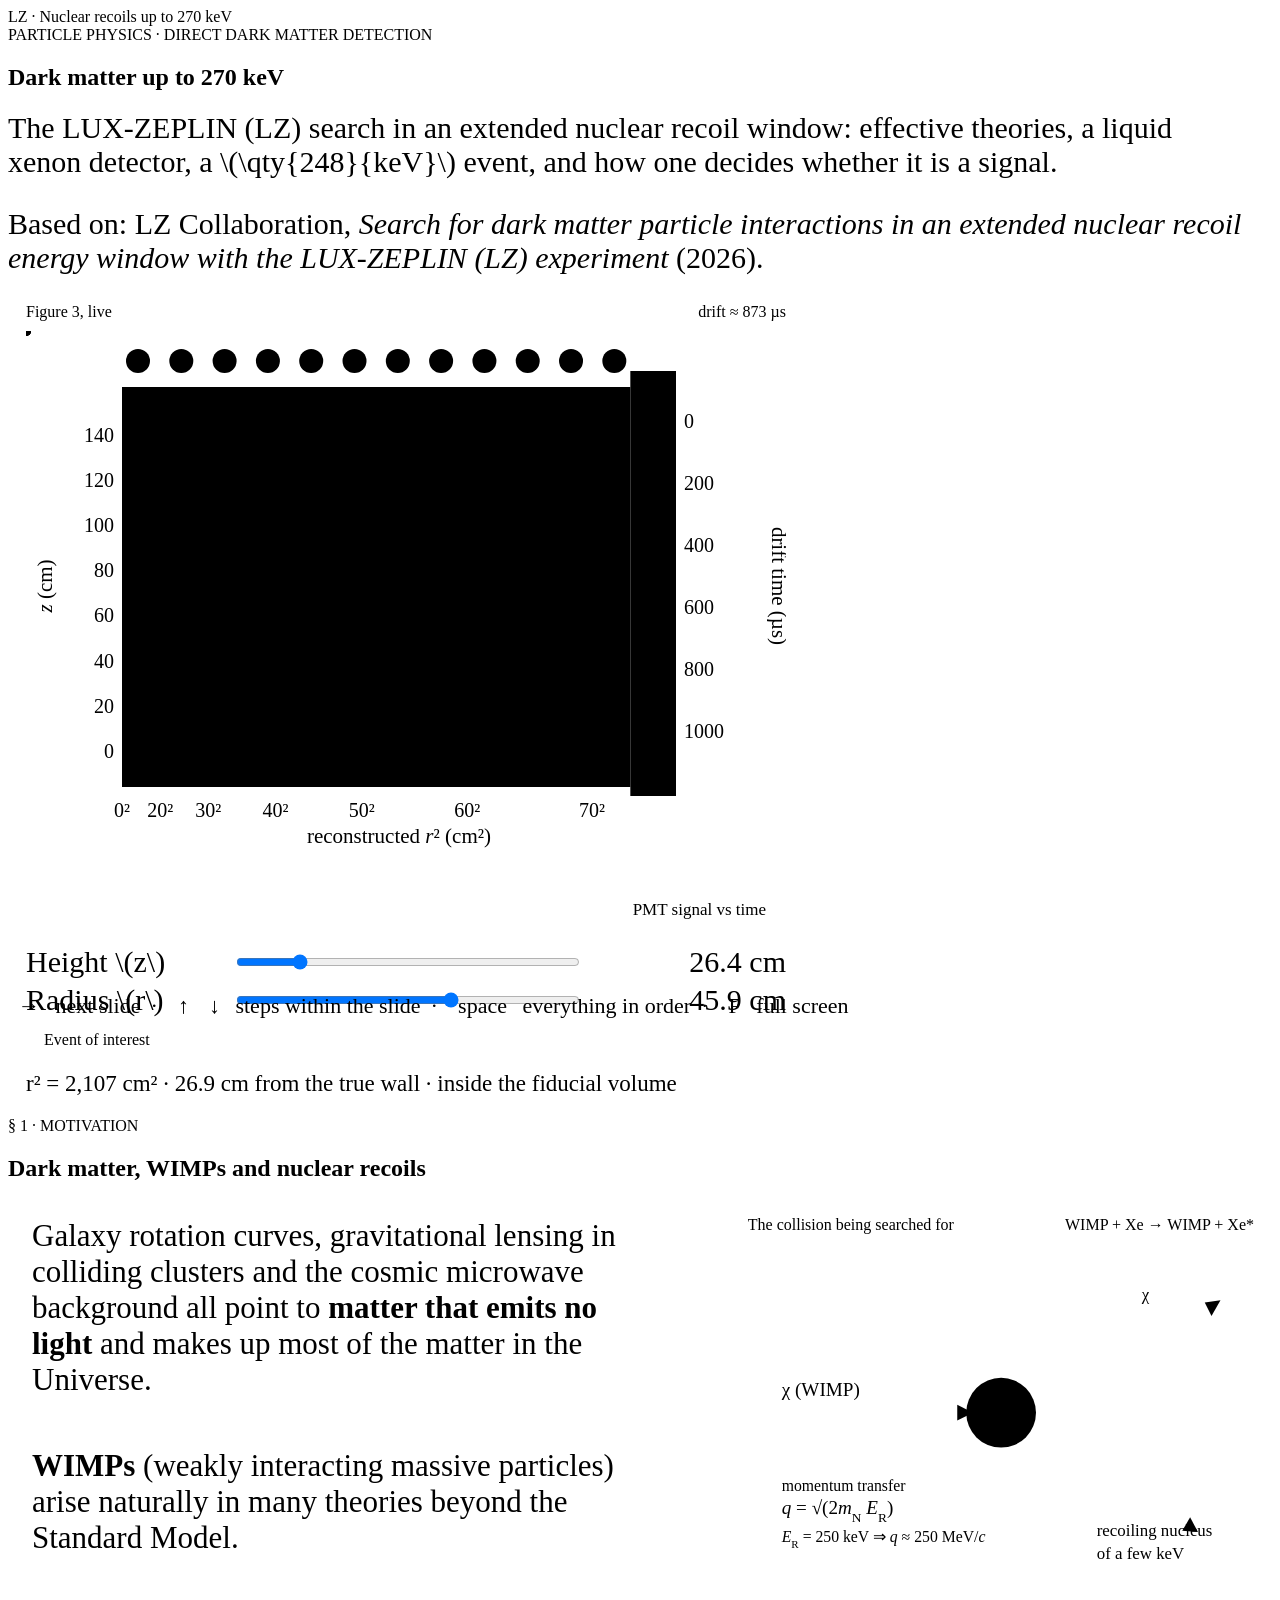
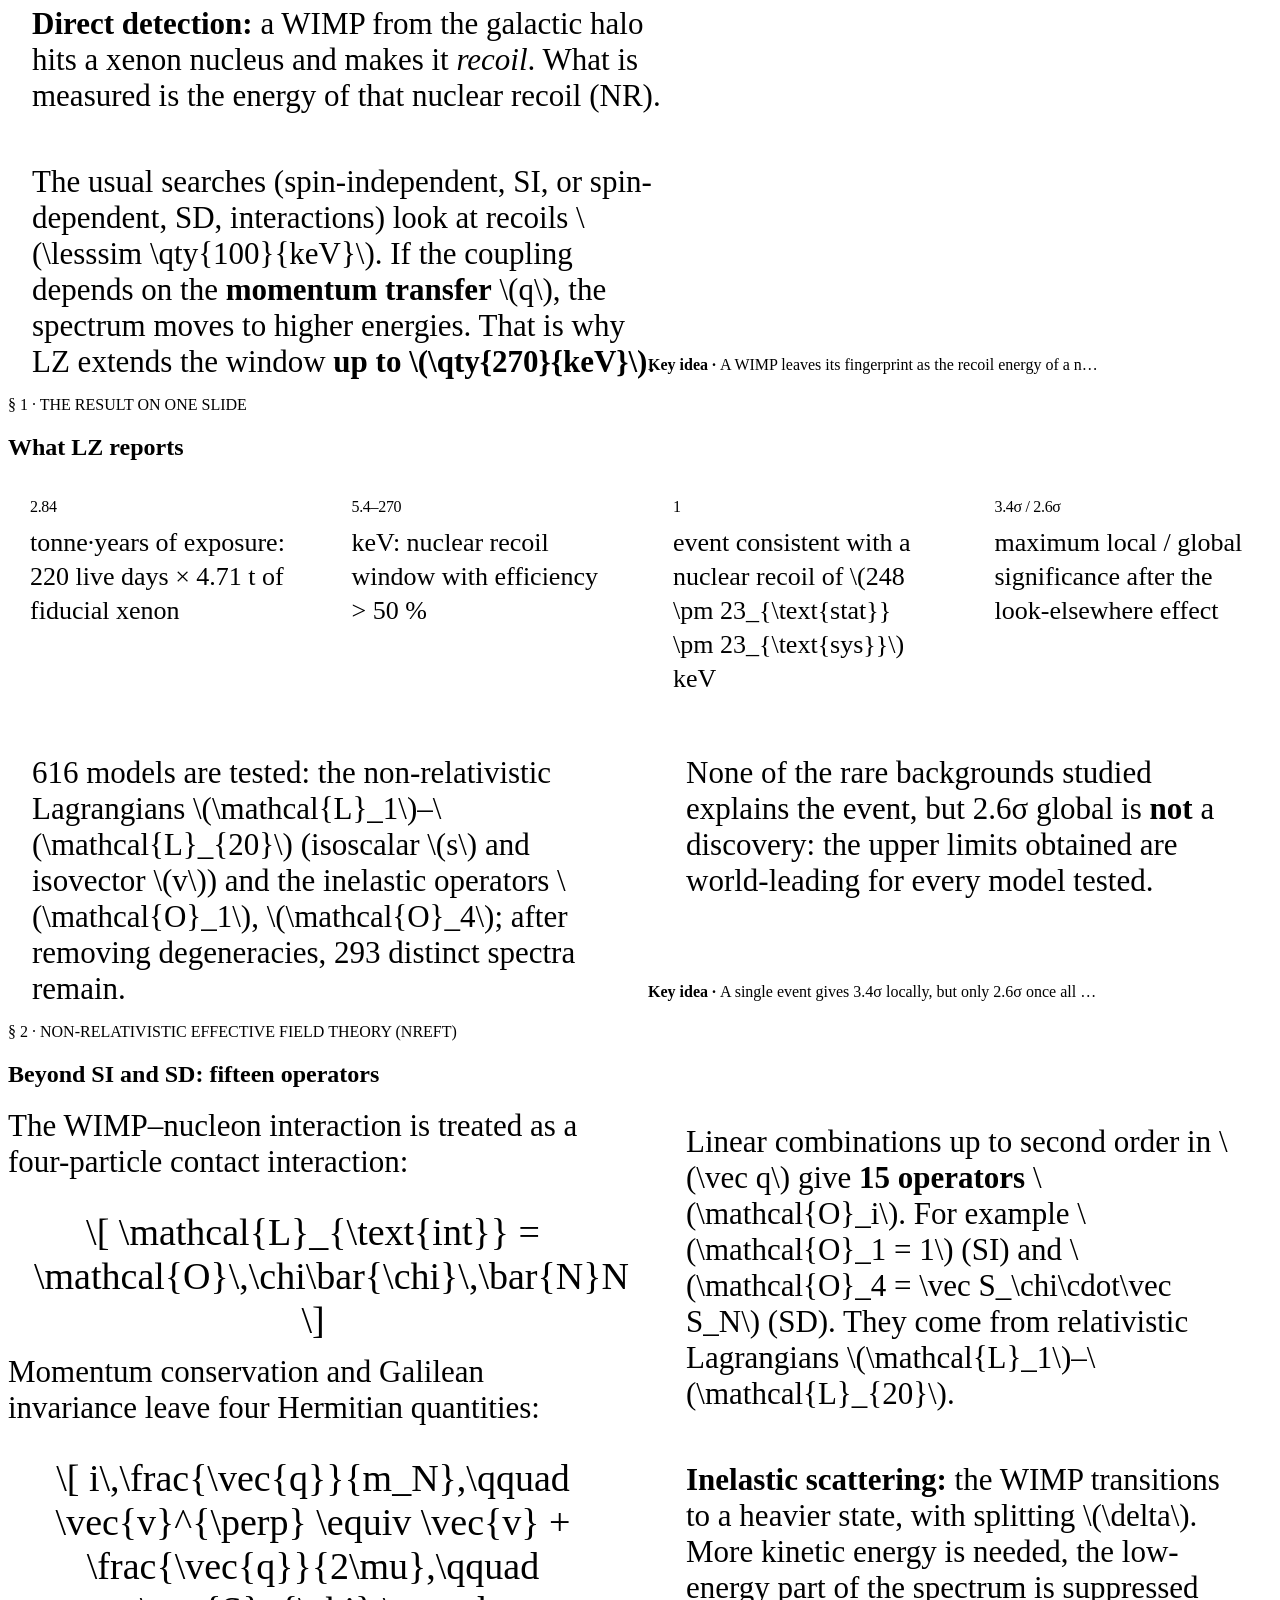
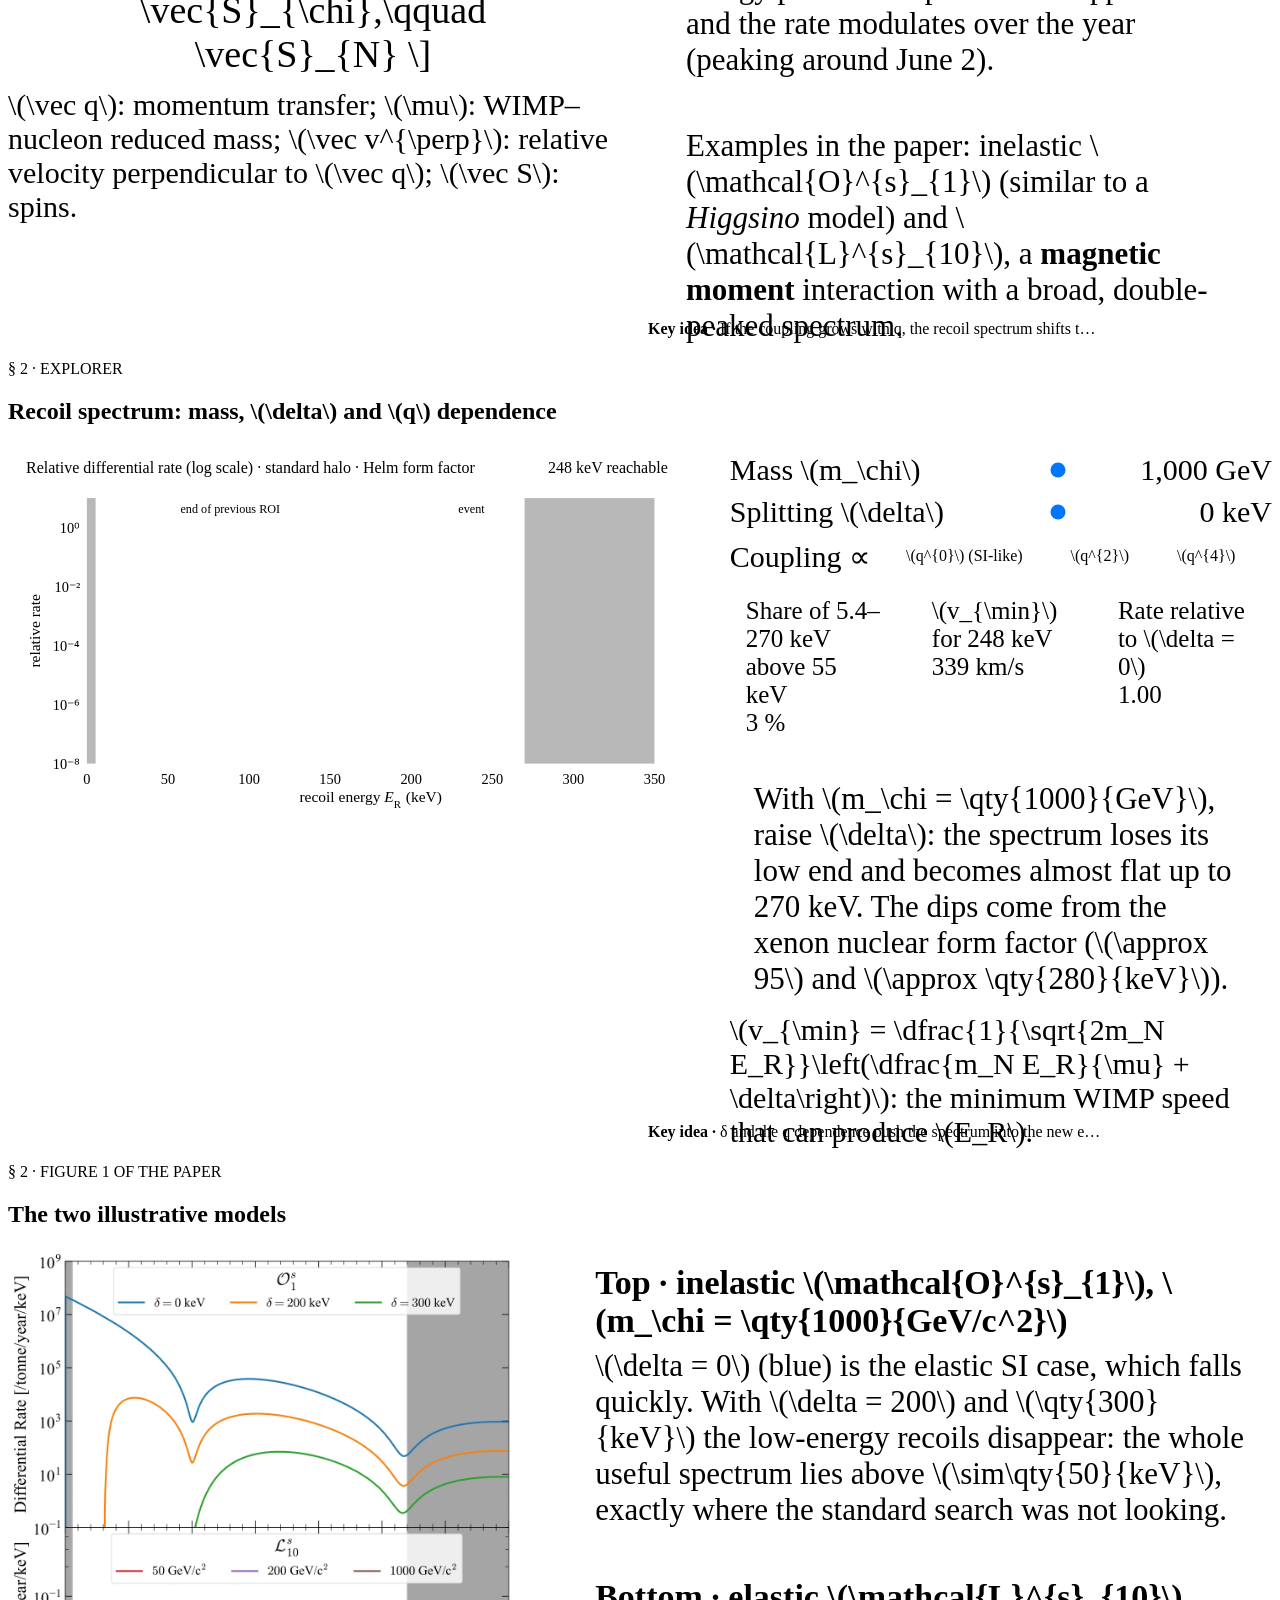
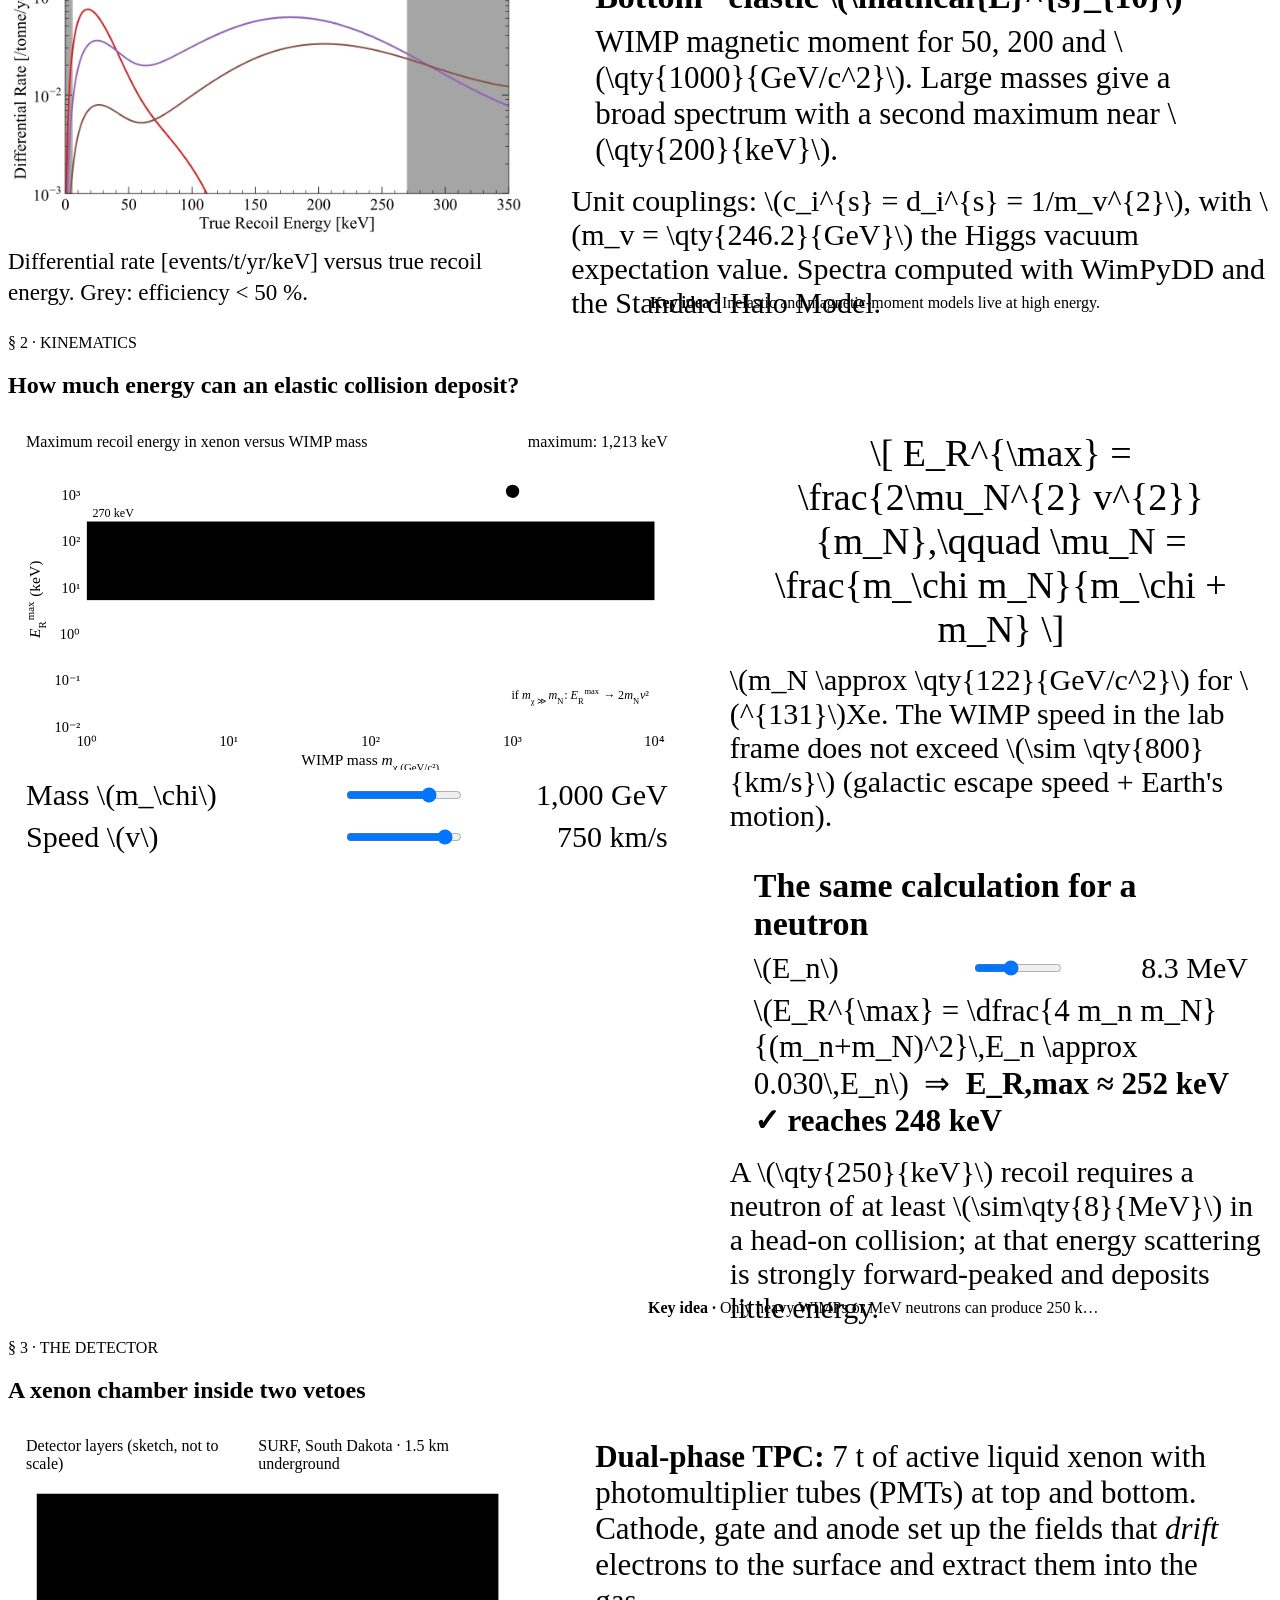
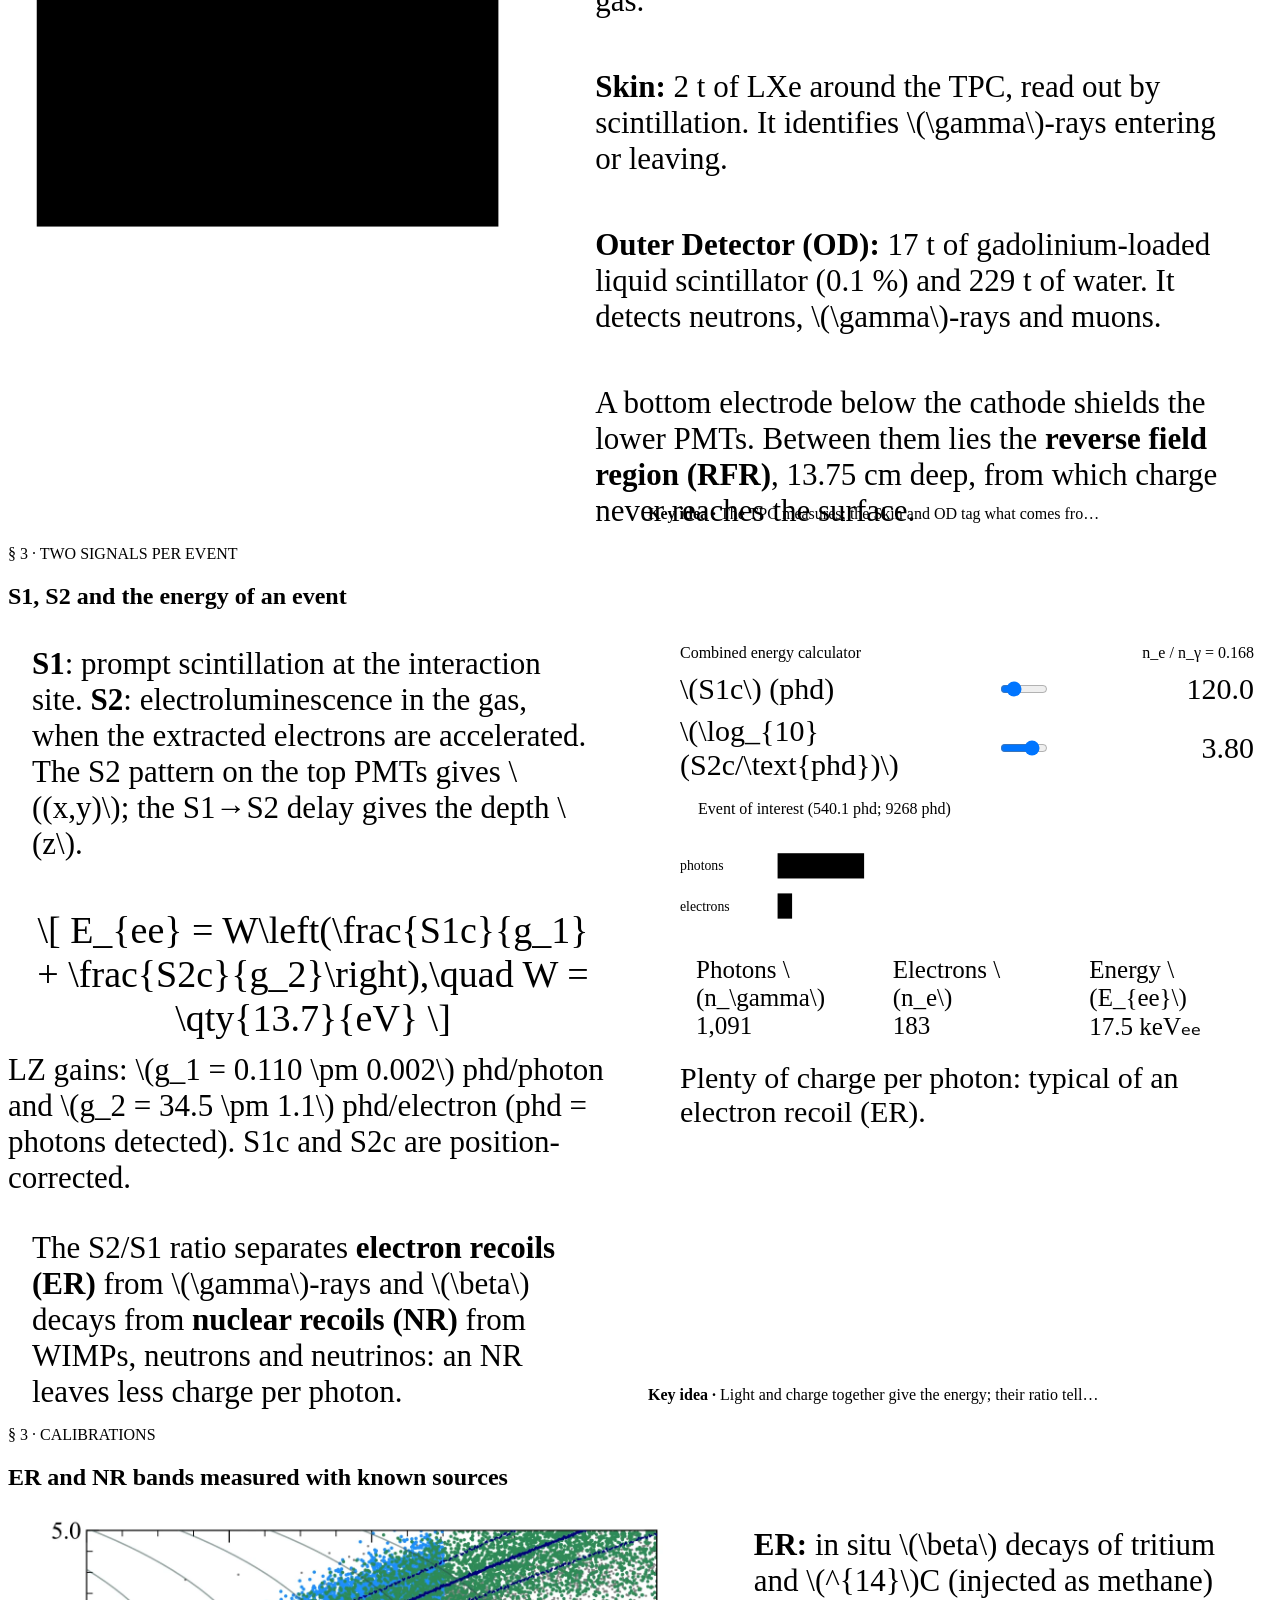
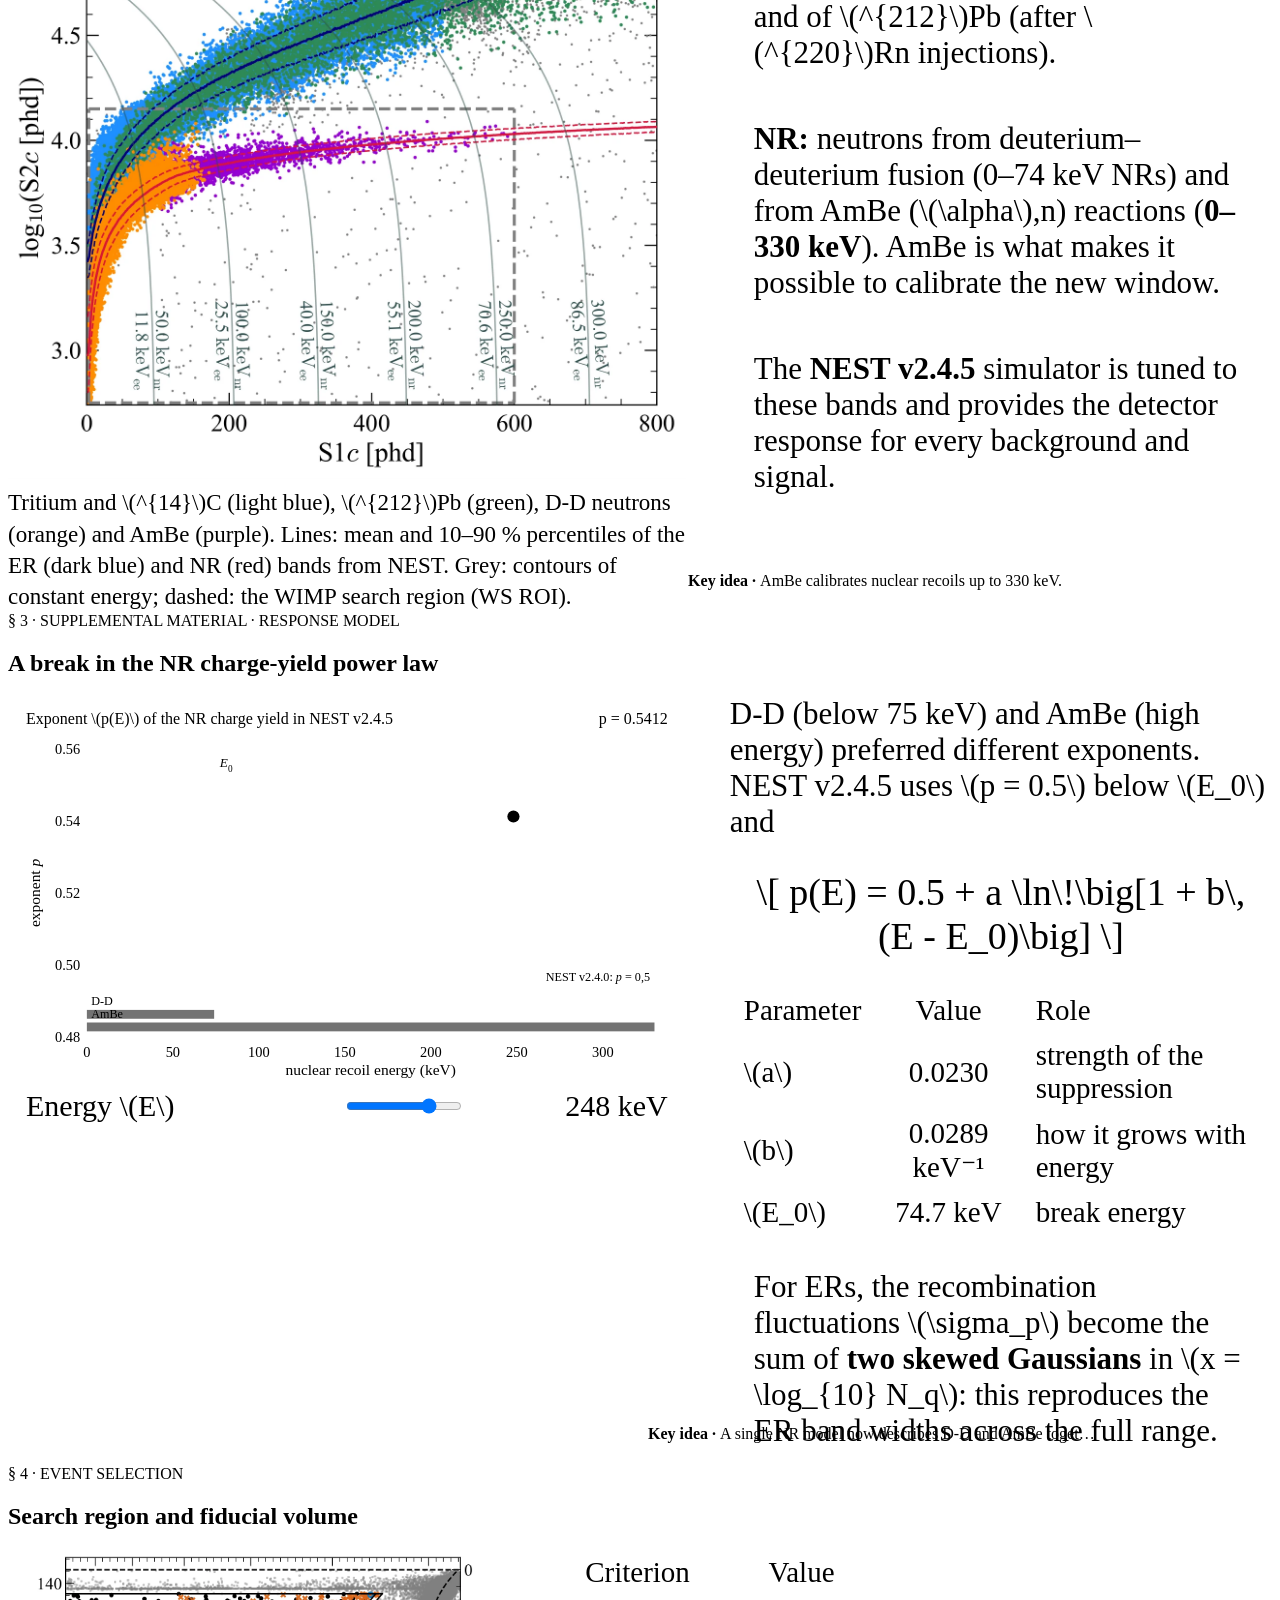
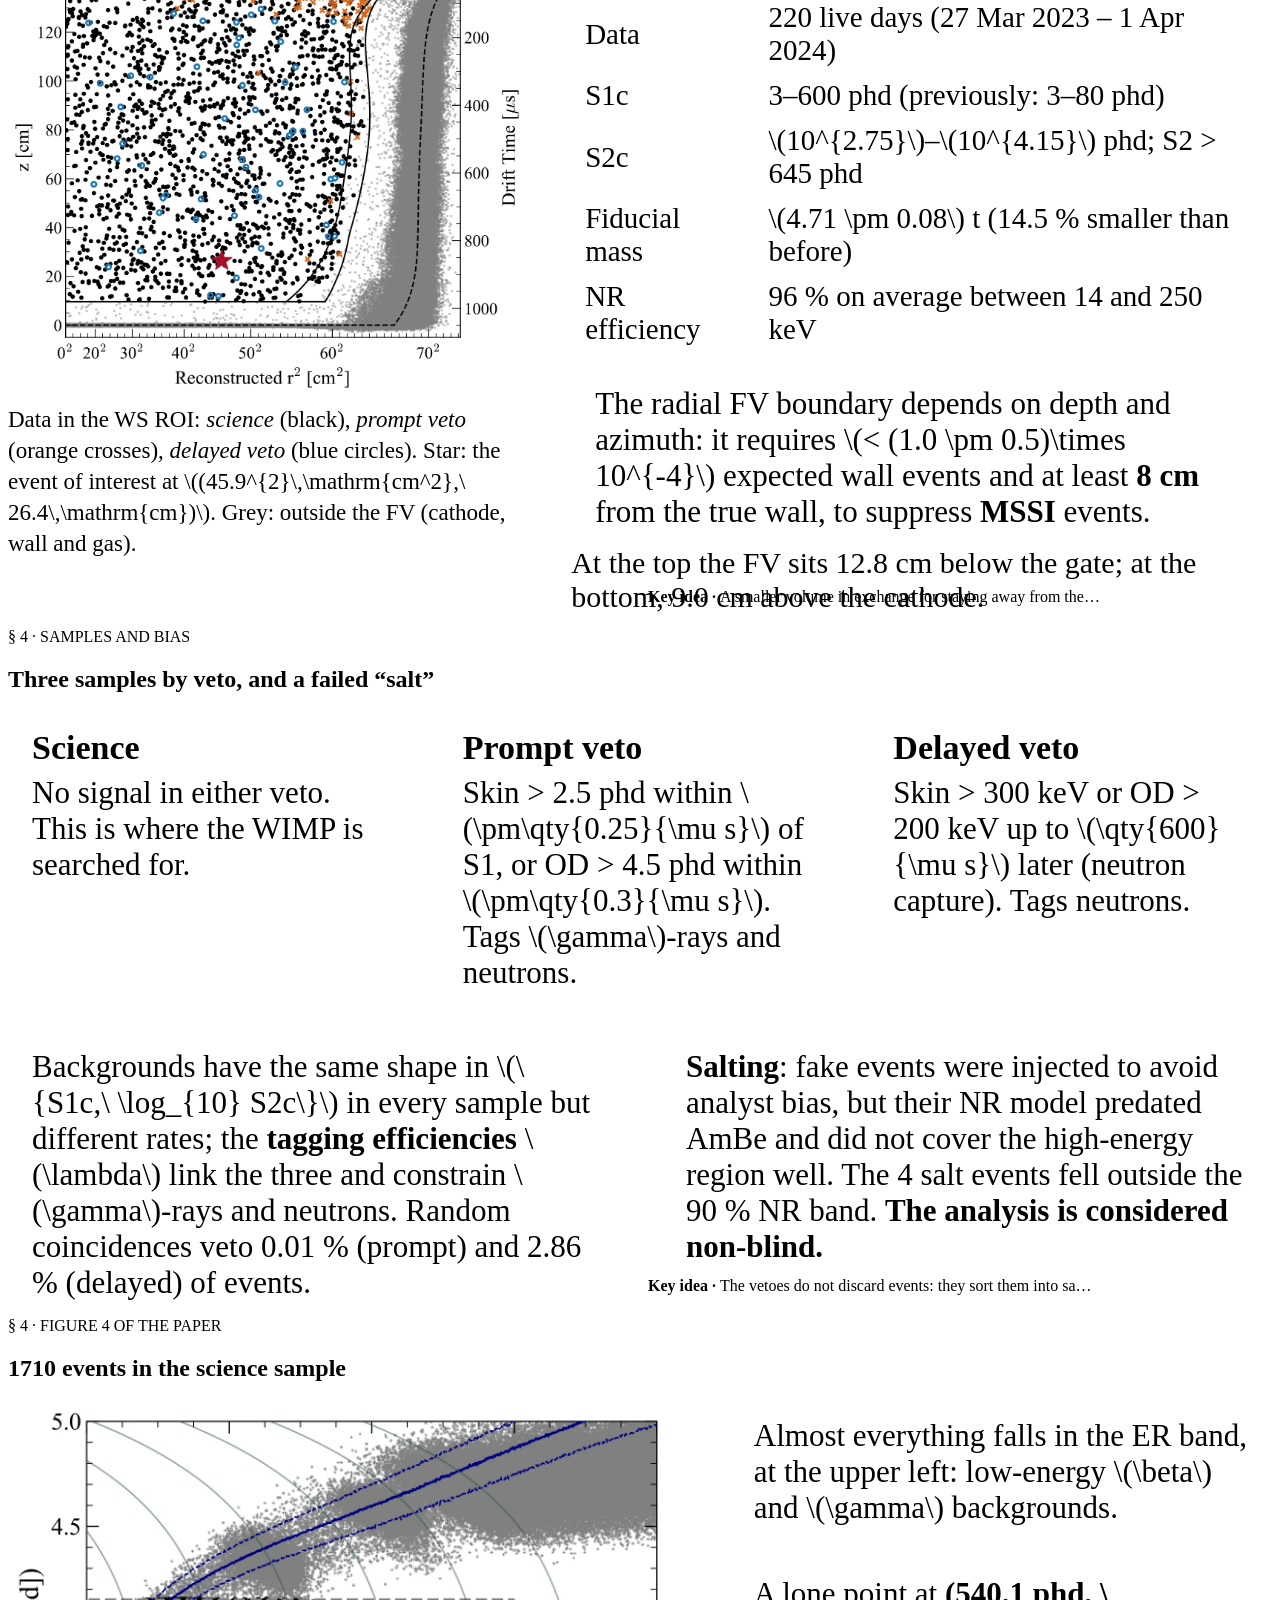
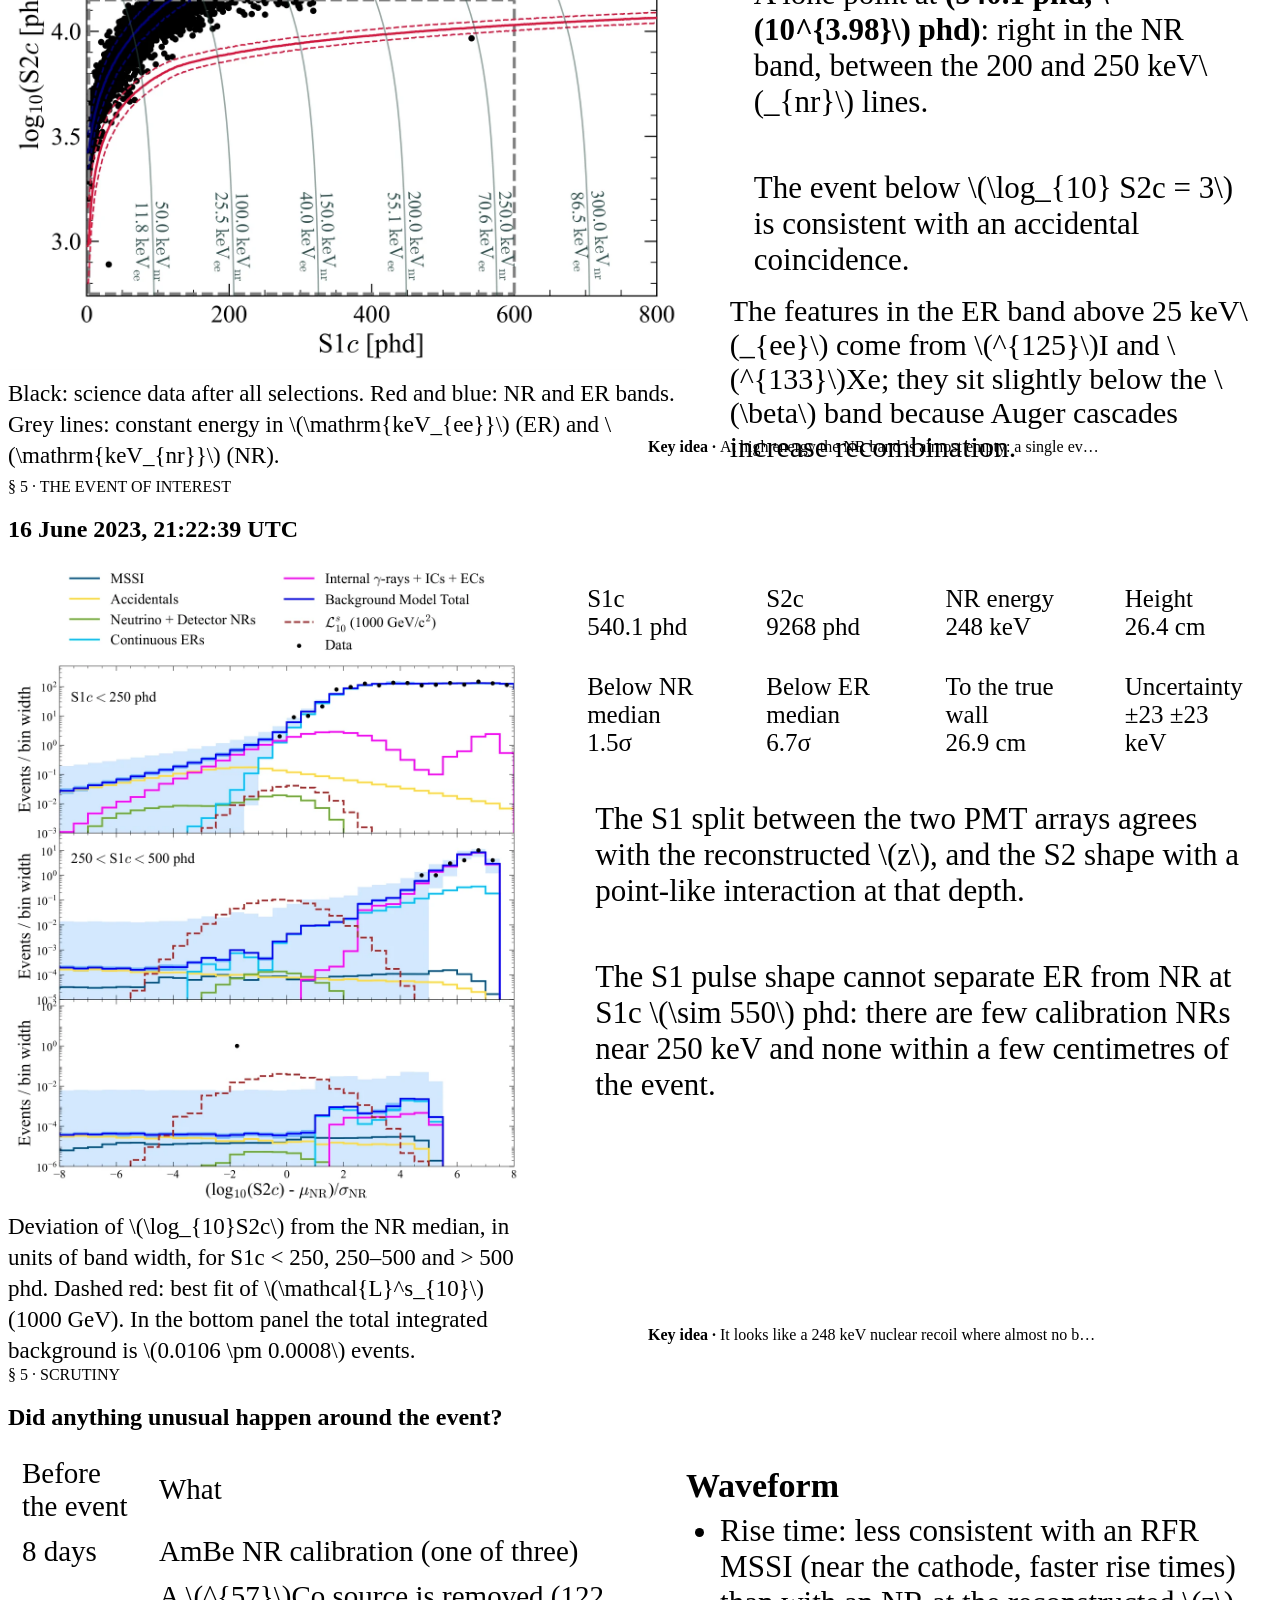
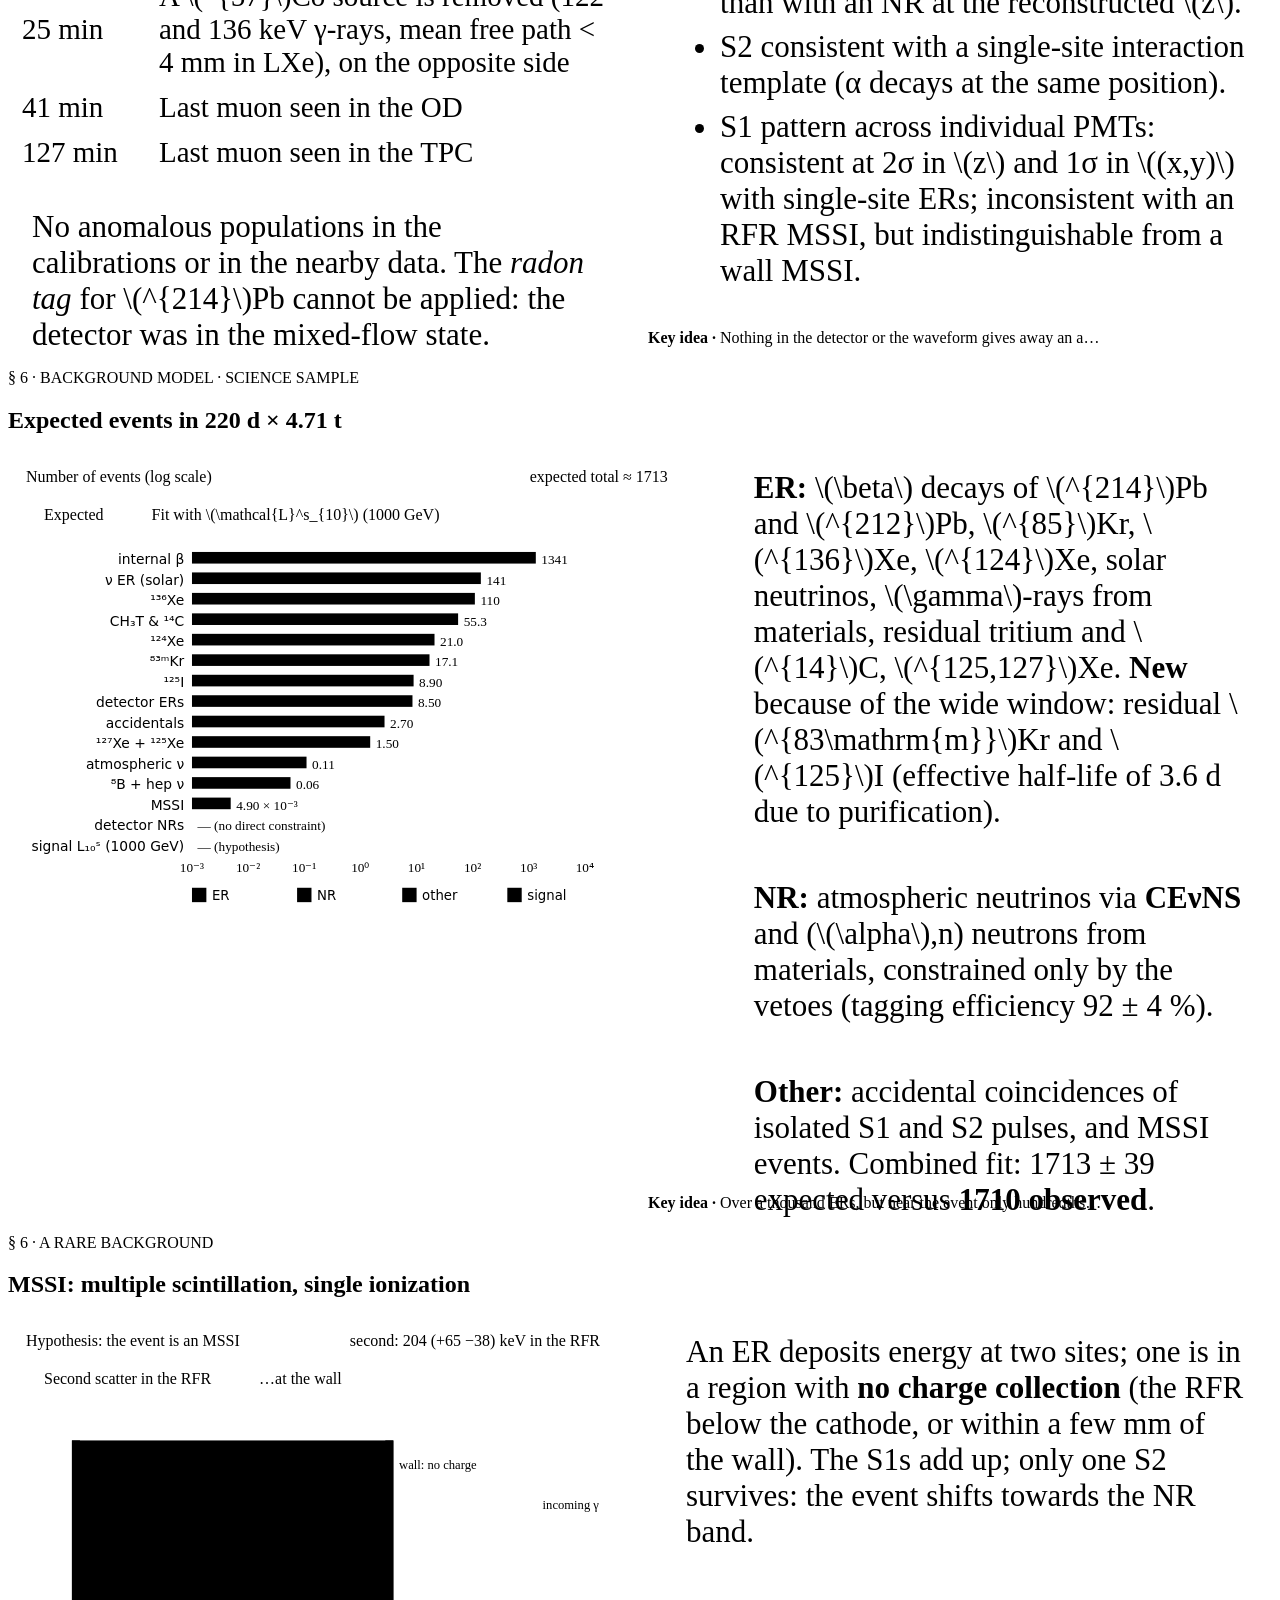
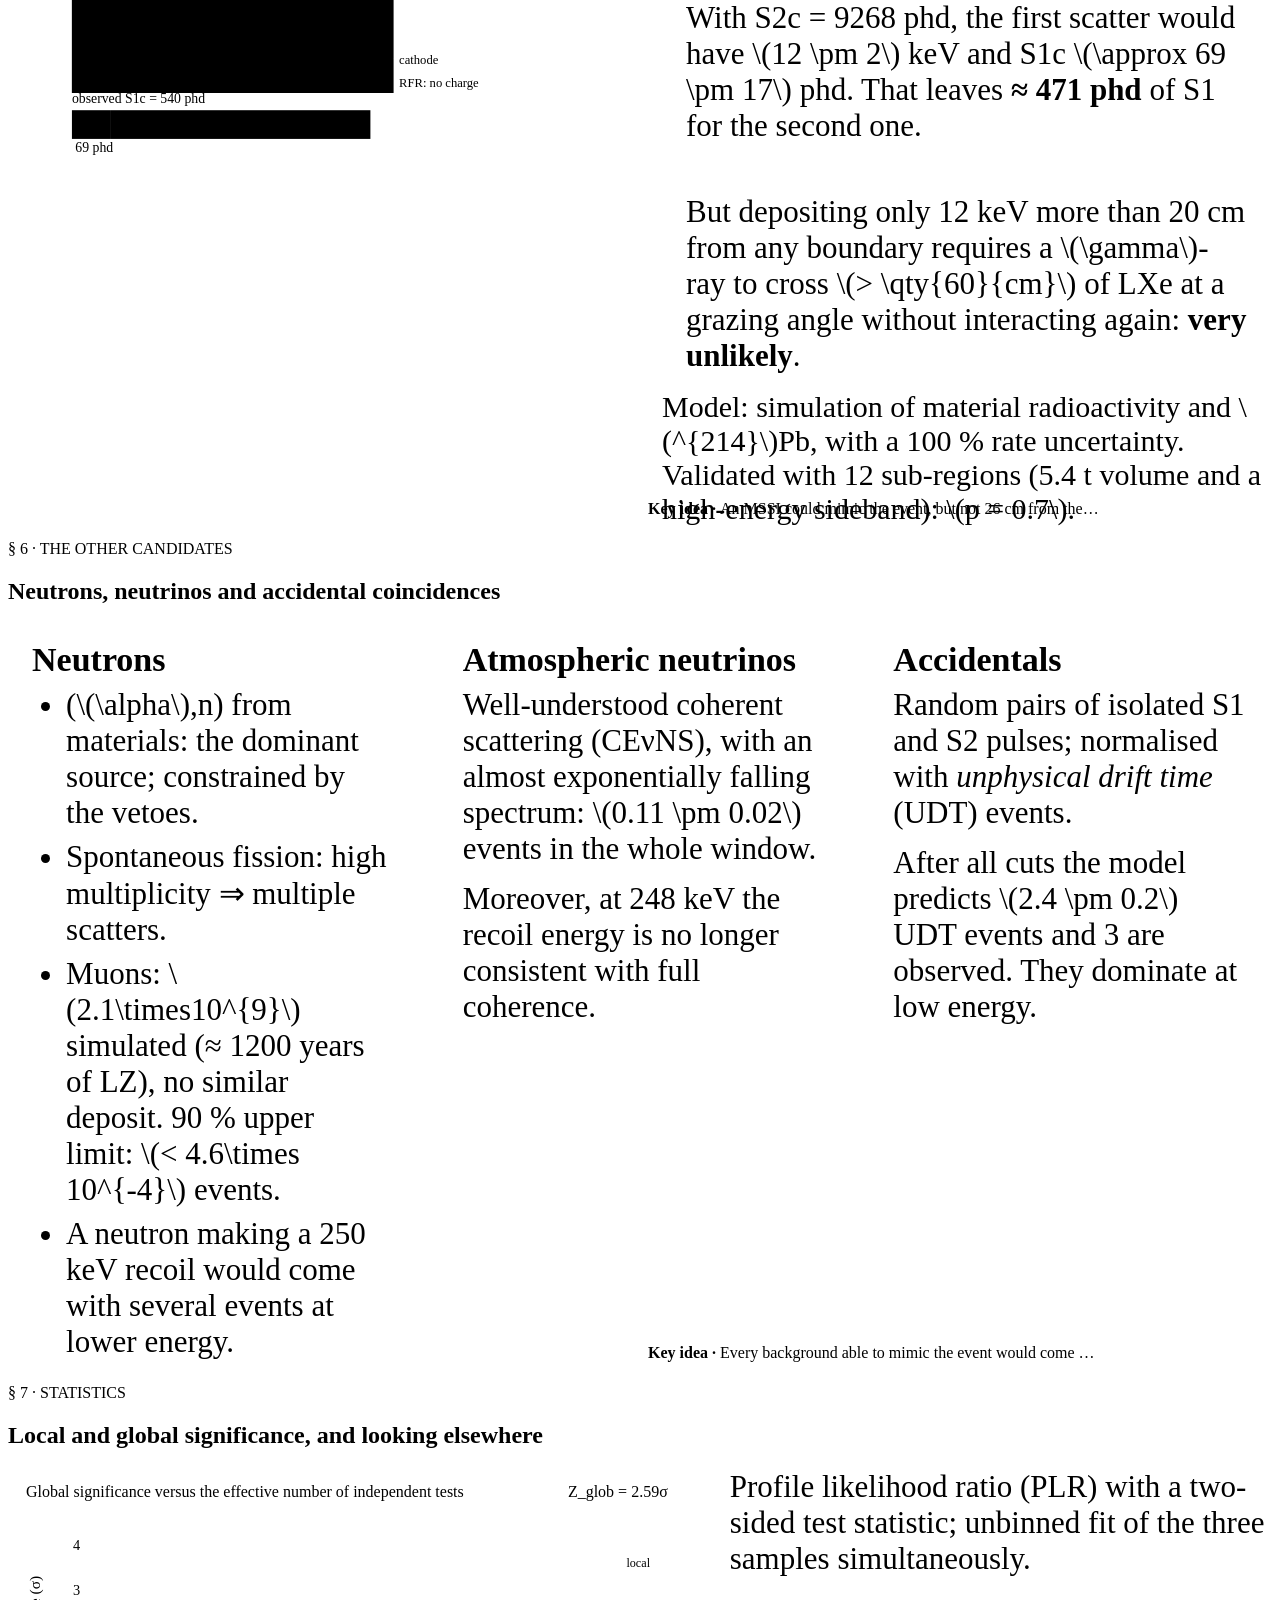
<file: lesson/source.html>
<!DOCTYPE html><html lang="en"><head><meta charset="utf-8">
<title>Dark matter up to 270 keV · The LZ experiment</title>
<style>
:root{
  --t-rotulo:25px; --t-peq:30px; --t-cuerpo:37px; --t-titulo:70px; --t-portada:132px;
}
/* ── Lesson: the LZ dark matter search (canvas 2280 × 1080, units in px) ── */
section.diapositiva{position:relative}
section.diapositiva p{margin:0 0 14px}
section.diapositiva .ceja{font:600 var(--t-rotulo)/1 var(--font-body);text-transform:uppercase;margin:0 0 6px}
section.diapositiva .ceja .score{float:right;color:var(--tinta2);letter-spacing:.04em}
section.diapositiva strong{font-weight:700}
section.diapositiva .sub{color:var(--tinta2);font-size:var(--t-peq)}

/* grids */
.g2{display:grid;grid-template-columns:minmax(0,1fr) minmax(0,1fr);gap:44px;align-items:start}
.g2-60{display:grid;grid-template-columns:minmax(0,1.25fr) minmax(0,1fr);gap:44px;align-items:start}
.g2-40{display:grid;grid-template-columns:minmax(0,1fr) minmax(0,1.35fr);gap:44px;align-items:start}
.g3{display:grid;grid-template-columns:repeat(3,1fr);gap:28px}
.pila > * + *{margin-top:18px}

/* boxes */
.caja{background:var(--panel);border:2px solid var(--linea);border-left:9px solid var(--res);padding:16px 24px}
.caja.c1{border-left-color:var(--caso1)}
.caja.c2{border-left-color:var(--caso2)}
.caja.neutra{border-left-color:var(--borde)}
.caja h3{font-size:34px;margin:0 0 8px}
.kf{border:2px solid var(--res);background:var(--res-50);padding:12px 26px;text-align:center;font-size:38px}
.nota{font-size:var(--t-peq);color:var(--tinta2)}
ul.lista{margin:0;padding-left:1.1em}
ul.lista li{margin-bottom:10px}
ol.leyes{margin:0;padding-left:1.3em}
ol.leyes li{margin-bottom:12px}
.chico,.chico p,.chico li{font-size:31px}
.lista.chico li{margin-bottom:8px}

/* figures */
.svgbox{background:var(--panel);padding:14px 18px 16px}
.svghd{font:700 var(--t-rotulo)/1.2 var(--font-body);color:var(--tinta2);margin:0 0 10px;display:flex;justify-content:space-between;gap:20px}
.svghd .val{color:var(--res);text-transform:none;letter-spacing:0;font-variant-numeric:tabular-nums}
.fig{display:block;width:100%;height:auto}
.fig text{font-family:'STIX Two Text',Georgia,serif}
.foto{display:block;width:auto;max-width:100%;height:auto;max-height:var(--fh,600px);margin:0 auto;object-fit:contain;border:2px solid var(--linea);background:var(--neutro-foto,#fff)}
figure.fg{margin:0}
figure.fg figcaption{font-size:23px;line-height:1.35;color:var(--tinta2);margin-top:8px}

/* controls */
.ctrl{display:grid;grid-template-columns:300px 1fr 190px;align-items:center;gap:18px;margin:8px 0;font-size:var(--t-peq)}
.ctrl .v{font:600 var(--t-peq)/1 var(--font-body);text-align:right;font-variant-numeric:tabular-nums;color:var(--res)}
.ctrl input[type=range]{width:100%;height:30px;cursor:pointer}
.fila-btn{display:flex;flex-wrap:wrap;gap:12px;align-items:center;margin:8px 0}
.btn{font:600 var(--t-peq)/1 var(--font-body);padding:10px 18px;background:var(--panel);color:var(--tinta);border:2px solid var(--linea);cursor:pointer}
.btn:hover{background:var(--primario-tinte)}
.btn.on{border-color:var(--res);color:var(--res);background:var(--res-50)}
.lectura{display:grid;grid-template-columns:repeat(4,1fr);gap:16px;margin-top:12px}
.lectura.l2{grid-template-columns:1fr 1fr}
.lectura.l3{grid-template-columns:repeat(3,1fr)}
.lectura div{background:var(--panel);border:2px solid var(--linea);padding:10px 16px;font-size:25px;color:var(--tinta2)}
.lectura b{display:block;font:700 34px/1.25 var(--font-body);color:var(--tinta);font-variant-numeric:tabular-nums}
.lectura b.acento{color:var(--res)}

/* table */
table.tabla{border-collapse:collapse;width:100%;font-size:29px}
table.tabla th,table.tabla td{border-bottom:2px solid var(--linea);padding:6px 14px;text-align:center}
table.tabla th{font:700 25px/1.2 var(--font-body);color:var(--tinta2);border-bottom-color:var(--tinta)}
table.tabla td.izq,table.tabla th.izq{text-align:left}

/* chips with pop-ups */
.prop{border-bottom:3px dotted var(--res);cursor:help;color:var(--tinta);font-weight:600}
.prop:hover{background:var(--res-50)}
.pop-src{display:none}
.popover{position:absolute;z-index:40;max-width:860px;padding:24px 30px;font-size:30px;line-height:1.45}
.popover h4{margin:0 0 8px;font:800 28px/1.2 var(--font-heading);color:var(--res)}
.popover .cerrar{position:absolute;top:8px;right:12px;border:0;background:none;font-size:28px;cursor:pointer;color:var(--tinta2)}

/* practice */
.pr-item{background:var(--panel);padding:14px 22px;margin-bottom:14px}
.pr-q{font-weight:600;margin-bottom:10px;font-size:31px}
.pr-opcs{display:flex;flex-wrap:wrap;gap:12px}
.pr-opc{font:500 28px/1.2 var(--font-body);padding:10px 18px;background:var(--papel);border:2px solid var(--linea);cursor:pointer;color:var(--tinta)}
.pr-opc.ok{border-color:var(--ok);background:var(--res-50)}
.pr-opc.mal{border-color:var(--mal);background:var(--mal-50)}
.pr-fb{margin-top:8px;font-size:27px;min-height:1.2em}
.pr-fb.ok{color:var(--res)} .pr-fb.mal{color:var(--mal)}
.pr-in{font-size:30px;padding:8px 12px;width:200px;border:2px solid var(--linea);background:var(--papel)}
.pr-btn{font:600 28px/1 var(--font-body);padding:10px 18px;border:2px solid var(--linea);background:var(--papel);cursor:pointer;color:var(--tinta);margin-left:10px}
.pr-pista{display:none;margin-top:8px;font-size:27px;color:var(--tinta2)}
.pr-pista.on{display:block}

/* glossary */
dl.glosa{display:grid;grid-template-columns:1fr 1fr 1fr;gap:16px 44px;margin:0}
dl.glosa div{border-top:2px solid var(--linea);padding-top:8px}
dl.glosa dt{font:800 31px/1.2 var(--font-heading);color:var(--res);margin-bottom:4px}
dl.glosa dd{margin:0;font-size:26px;line-height:1.35}

/* cover */
.portada .pt-fig{width:760px}
.portada .sub{font-size:36px;max-width:1200px}
.ayuda{position:absolute;bottom:84px;font-size:22px;color:var(--tinta2)}
.ayuda kbd{font:600 20px/1 var(--font-body);border:2px solid var(--linea);padding:3px 8px;margin:0 2px;background:var(--panel)}

/* big numbers */
.cifras{display:grid;grid-template-columns:repeat(4,1fr);gap:22px;margin:6px 0 26px}
.cifra{border-top:6px solid var(--res);background:var(--panel);padding:18px 22px}
.cifra b{display:block;font:800 76px/1 var(--font-heading);color:var(--tinta);letter-spacing:-.02em}
.cifra span{display:block;font-size:26px;color:var(--tinta2);margin-top:10px;line-height:1.3}
.cifra.c2{border-top-color:var(--caso2)} .cifra.c1{border-top-color:var(--caso1)} .cifra.n{border-top-color:var(--borde)}

/* significance map */
#mp-fig rect.celda{cursor:pointer}
#mp-fig rect.celda:hover{stroke:var(--tinta);stroke-width:3}

/* key idea */
section.diapositiva > .clave{position:absolute;left:640px;right:170px;bottom:22px;margin:0;font:italic 500 25px/1.2 var(--font-body);color:var(--tinta2);text-align:center;white-space:nowrap;overflow:hidden;text-overflow:ellipsis}
section.diapositiva > .clave::before{content:'Key idea · ';font-style:normal;font-weight:700;color:var(--res)}
</style>
<body>
<div id="escenario">
<span class="marca">LZ · Nuclear recoils up to 270 keV</span>

<!-- ═════════════ §1 · MOTIVATION ═════════════ -->
<section class="diapositiva portada" data-seccion="Motivation" id="dp-portada" data-label="Dark matter up to 270 keV">
  <div>
    <p class="ceja">Particle physics · Direct dark matter detection</p>
    <h1>Dark matter up to 270 keV</h1>
    <div class="regla"></div>
    <p class="sub">The LUX-ZEPLIN (LZ) search in an extended nuclear recoil window: effective theories, a liquid xenon detector, a \(\qty{248}{keV}\) event, and how one decides whether it is a signal.</p>
    <p class="nota" style="margin-top:28px">Based on: LZ Collaboration, <em>Search for dark matter particle interactions in an extended nuclear recoil energy window with the LUX-ZEPLIN (LZ) experiment</em> (2026).</p>
  </div>
  <figure class="pt-fig svgbox" style="margin:0">
    <div class="svghd"><span>Figure 3, live</span><span class="val" id="hero-lect"></span></div>
    <div id="hero-fig"></div>
    <label class="ctrl" style="grid-template-columns:190px 1fr 190px;margin:4px 0"><span>Height \(z\)</span><input type="range" id="hero-z" min="2" max="144" step="0.2" value="26.4"><span class="v" id="hero-zv"></span></label>
    <label class="ctrl" style="grid-template-columns:190px 1fr 190px;margin:4px 0"><span>Radius \(r\)</span><input type="range" id="hero-r" min="0" max="72.8" step="0.1" value="45.9"><span class="v" id="hero-rv"></span></label>
    <div class="fila-btn" style="margin:4px 0"><button type="button" class="btn on" id="hero-evt">Event of interest</button><span class="nota" id="hero-info" style="font-size:23px"></span></div>
  </figure>
  <p class="ayuda"><kbd>→</kbd> next slide &nbsp;·&nbsp; <kbd>↑</kbd><kbd>↓</kbd> steps within the slide &nbsp;·&nbsp; <kbd>space</kbd> everything in order &nbsp;·&nbsp; <kbd>F</kbd> full screen</p>
</section>

<section class="diapositiva" data-seccion="Motivation" id="dp-mo" data-label="Why WIMPs?">
  <p class="ceja">§ 1 · Motivation</p>
  <h2 class="titulo">Dark matter, WIMPs and nuclear recoils</h2>
  <div class="g2-60">
    <div class="pila">
      <div class="caja"><p class="chico" style="margin:0">Galaxy rotation curves, gravitational lensing in colliding clusters and the cosmic microwave background all point to <strong>matter that emits no light</strong> and makes up most of the matter in the Universe.</p></div>
      <div class="caja frag"><p class="chico" style="margin:0"><span class="prop" data-pop="pop-wimp">WIMPs</span> (weakly interacting massive particles) arise naturally in many theories beyond the Standard Model.</p></div>
      <div class="caja frag"><p class="chico" style="margin:0"><strong>Direct detection:</strong> a WIMP from the galactic halo hits a xenon nucleus and makes it <em>recoil</em>. What is measured is the energy of that nuclear recoil (NR).</p></div>
      <div class="caja c2 frag"><p class="chico" style="margin:0">The usual searches (spin-independent, SI, or spin-dependent, SD, interactions) look at recoils \(\lesssim \qty{100}{keV}\). If the coupling depends on the <strong>momentum transfer</strong> \(q\), the spectrum moves to higher energies. That is why LZ extends the window <strong>up to \(\qty{270}{keV}\)</strong>.</p></div>
    </div>
    <figure class="svgbox" style="margin:0">
      <div class="svghd"><span>The collision being searched for</span><span class="val">WIMP + Xe → WIMP + Xe*</span></div>
      <svg viewBox="0 0 900 600" class="fig" aria-label="Sketch of a WIMP hitting a xenon nucleus">
        <line x1="40" y1="300" x2="400" y2="300" style="stroke:var(--caso2);stroke-width:6;stroke-dasharray:18 12"/>
        <polygon points="400,300 372,286 372,314" style="fill:var(--caso2)"/>
        <text x="60" y="270" font-size="34" style="fill:var(--caso2)">χ (WIMP)</text>
        <circle cx="450" cy="300" r="62" style="fill:var(--res-50);stroke:var(--res);stroke-width:4"/>
        <text x="450" y="312" font-size="36" text-anchor="middle" style="fill:var(--res)">Xe</text>
        <g class="frag">
          <line x1="500" y1="270" x2="820" y2="110" style="stroke:var(--caso2);stroke-width:6;stroke-dasharray:18 12"/>
          <polygon points="840,100 812,104 824,128" style="fill:var(--caso2)"/>
          <text x="700" y="100" font-size="30" style="fill:var(--caso2)">χ</text>
          <line x1="500" y1="340" x2="780" y2="500" style="stroke:var(--res);stroke-width:8"/>
          <polygon points="800,512 772,510 786,486" style="fill:var(--res)"/>
          <text x="620" y="520" font-size="30" style="fill:var(--res)">recoiling nucleus</text>
          <text x="620" y="560" font-size="30" style="fill:var(--res)">of a few keV</text>
        </g>
        <g class="frag">
          <text x="60" y="440" font-size="28" style="fill:var(--tinta2)">momentum transfer</text>
          <text x="60" y="480" font-size="34" style="fill:var(--tinta)"><tspan font-style="italic">q</tspan> = √(2<tspan font-style="italic">m</tspan><tspan baseline-shift="sub" font-size="70%">N</tspan> <tspan font-style="italic">E</tspan><tspan baseline-shift="sub" font-size="70%">R</tspan>)</text>
          <text x="60" y="530" font-size="28" style="fill:var(--tinta2)"><tspan font-style="italic">E</tspan><tspan baseline-shift="sub" font-size="70%">R</tspan> = 250 keV  ⇒  <tspan font-style="italic">q</tspan> ≈ 250 MeV/<tspan font-style="italic">c</tspan></text>
        </g>
      </svg>
    </figure>
  </div>
  <p class="clave">A WIMP leaves its fingerprint as the recoil energy of a nucleus.</p>
</section>

<section class="diapositiva" data-seccion="Motivation" id="dp-res" data-label="The result in numbers">
  <p class="ceja">§ 1 · The result on one slide</p>
  <h2 class="titulo">What LZ reports</h2>
  <div class="cifras">
    <div class="cifra"><b>2.84</b><span>tonne·years of exposure: 220 live days × 4.71 t of fiducial xenon</span></div>
    <div class="cifra c1"><b>5.4–270</b><span>keV: nuclear recoil window with efficiency &gt; 50 %</span></div>
    <div class="cifra c2 frag"><b>1</b><span>event consistent with a nuclear recoil of \(248 \pm 23_{\text{stat}} \pm 23_{\text{sys}}\) keV</span></div>
    <div class="cifra frag"><b>3.4σ / 2.6σ</b><span>maximum local / global significance after the look-elsewhere effect</span></div>
  </div>
  <div class="g2">
    <div class="caja frag"><p class="chico" style="margin:0">616 models are tested: the non-relativistic Lagrangians \(\mathcal{L}_1\)–\(\mathcal{L}_{20}\) (isoscalar \(s\) and isovector \(v\)) and the inelastic operators \(\mathcal{O}_1\), \(\mathcal{O}_4\); after removing degeneracies, 293 distinct spectra remain.</p></div>
    <div class="caja c2 frag"><p class="chico" style="margin:0">None of the rare backgrounds studied explains the event, but 2.6σ global is <strong>not</strong> a discovery: the upper limits obtained are world-leading for every model tested.</p></div>
  </div>
  <p class="clave">A single event gives 3.4σ locally, but only 2.6σ once all models are counted.</p>
</section>

<!-- ═════════════ §2 · THEORY ═════════════ -->
<section class="diapositiva" data-seccion="Theory" id="dp-eft" data-label="Non-relativistic effective theory">
  <p class="ceja">§ 2 · Non-relativistic effective field theory (NREFT)</p>
  <h2 class="titulo">Beyond SI and SD: fifteen operators</h2>
  <div class="g2">
    <div class="pila">
      <p class="chico">The WIMP–nucleon interaction is treated as a four-particle contact interaction:</p>
      <div class="kf">\[ \mathcal{L}_{\text{int}} = \mathcal{O}\,\chi\bar{\chi}\,\bar{N}N \]</div>
      <p class="chico frag">Momentum conservation and Galilean invariance leave four Hermitian quantities:</p>
      <div class="kf frag">\[ i\,\frac{\vec{q}}{m_N},\qquad \vec{v}^{\perp} \equiv \vec{v} + \frac{\vec{q}}{2\mu},\qquad \vec{S}_{\chi},\qquad \vec{S}_{N} \]</div>
      <p class="nota frag">\(\vec q\): momentum transfer; \(\mu\): WIMP–nucleon reduced mass; \(\vec v^{\perp}\): relative velocity perpendicular to \(\vec q\); \(\vec S\): spins.</p>
    </div>
    <div class="pila">
      <div class="caja frag"><p class="chico" style="margin:0">Linear combinations up to second order in \(\vec q\) give <strong>15 operators</strong> \(\mathcal{O}_i\). For example \(\mathcal{O}_1 = 1\) (SI) and \(\mathcal{O}_4 = \vec S_\chi\cdot\vec S_N\) (SD). They come from relativistic Lagrangians \(\mathcal{L}_1\)–\(\mathcal{L}_{20}\).</p></div>
      <div class="caja c2 frag"><p class="chico" style="margin:0"><strong>Inelastic scattering:</strong> the WIMP transitions to a heavier state, with splitting \(\delta\). More kinetic energy is needed, the low-energy part of the spectrum is suppressed and the rate modulates over the year (peaking around June 2).</p></div>
      <div class="caja c1 frag"><p class="chico" style="margin:0">Examples in the paper: inelastic \(\mathcal{O}^{s}_{1}\) (similar to a <em>Higgsino</em> model) and \(\mathcal{L}^{s}_{10}\), a <strong>magnetic moment</strong> interaction with a broad, double-peaked spectrum.</p></div>
    </div>
  </div>
  <p class="clave">If the coupling grows with q, the recoil spectrum shifts to high energies.</p>
</section>

<section class="diapositiva compacta" data-seccion="Theory" id="dp-esp" data-label="Recoil spectrum explorer">
  <p class="ceja">§ 2 · Explorer</p>
  <h2 class="titulo">Recoil spectrum: mass, \(\delta\) and \(q\) dependence</h2>
  <div class="g2-60">
    <figure class="svgbox" style="margin:0">
      <div class="svghd"><span>Relative differential rate (log scale) · standard halo · Helm form factor</span><span class="val" id="esp-lect"></span></div>
      <div id="esp-fig"></div>
    </figure>
    <div class="pila">
      <label class="ctrl"><span>Mass \(m_\chi\)</span><input type="range" id="esp-m" min="1" max="3.602" step="0.01" value="3"><span class="v" id="esp-mv"></span></label>
      <label class="ctrl"><span>Splitting \(\delta\)</span><input type="range" id="esp-d" min="0" max="350" step="5" value="0"><span class="v" id="esp-dv"></span></label>
      <div class="fila-btn" id="esp-q"><span class="nota" style="margin-right:6px">Coupling ∝</span><button type="button" class="btn on" data-n="0">\(q^{0}\) (SI-like)</button><button type="button" class="btn" data-n="1">\(q^{2}\)</button><button type="button" class="btn" data-n="2">\(q^{4}\)</button></div>
      <div class="lectura l3"><div>Share of 5.4–270 keV above 55 keV<b id="esp-f55"></b></div><div>\(v_{\min}\) for 248 keV<b id="esp-vmin"></b></div><div>Rate relative to \(\delta = 0\)<b id="esp-rel"></b></div></div>
      <div class="caja c2 frag"><p class="chico" style="margin:0">With \(m_\chi = \qty{1000}{GeV}\), raise \(\delta\): the spectrum loses its low end and becomes almost flat up to 270 keV. The dips come from the xenon nuclear form factor (\(\approx 95\) and \(\approx \qty{280}{keV}\)).</p></div>
      <p class="nota frag">\(v_{\min} = \dfrac{1}{\sqrt{2m_N E_R}}\left(\dfrac{m_N E_R}{\mu} + \delta\right)\): the minimum WIMP speed that can produce \(E_R\).</p>
    </div>
  </div>
  <p class="clave">δ and the q dependence push the spectrum into the new energy window.</p>
</section>

<section class="diapositiva" data-seccion="Theory" id="dp-fig1" data-label="Spectra from the paper">
  <p class="ceja">§ 2 · Figure 1 of the paper</p>
  <h2 class="titulo">The two illustrative models</h2>
  <div class="g2-40">
    <figure class="fg">
      <img class="foto" style="--fh:690px" src="img/Fig1_combined_recoils.webp" alt="Nuclear recoil spectra for inelastic O1 and L10">
      <figcaption>Differential rate [events/t/yr/keV] versus true recoil energy. Grey: efficiency &lt; 50 %.</figcaption>
    </figure>
    <div class="pila">
      <div class="caja"><h3>Top · inelastic \(\mathcal{O}^{s}_{1}\), \(m_\chi = \qty{1000}{GeV/c^2}\)</h3><p class="chico" style="margin:0">\(\delta = 0\) (blue) is the elastic SI case, which falls quickly. With \(\delta = 200\) and \(\qty{300}{keV}\) the low-energy recoils disappear: the whole useful spectrum lies above \(\sim\qty{50}{keV}\), exactly where the standard search was not looking.</p></div>
      <div class="caja c2 frag"><h3>Bottom · elastic \(\mathcal{L}^{s}_{10}\)</h3><p class="chico" style="margin:0">WIMP magnetic moment for 50, 200 and \(\qty{1000}{GeV/c^2}\). Large masses give a broad spectrum with a second maximum near \(\qty{200}{keV}\).</p></div>
      <p class="nota frag">Unit couplings: \(c_i^{s} = d_i^{s} = 1/m_v^{2}\), with \(m_v = \qty{246.2}{GeV}\) the Higgs vacuum expectation value. Spectra computed with WimPyDD and the Standard Halo Model.</p>
    </div>
  </div>
  <p class="clave">Inelastic and magnetic-moment models live at high energy.</p>
</section>

<section class="diapositiva compacta" data-seccion="Theory" id="dp-cin" data-label="Collision kinematics">
  <p class="ceja">§ 2 · Kinematics</p>
  <h2 class="titulo">How much energy can an elastic collision deposit?</h2>
  <div class="g2-60">
    <figure class="svgbox" style="margin:0">
      <div class="svghd"><span>Maximum recoil energy in xenon versus WIMP mass</span><span class="val" id="cin-lect"></span></div>
      <div id="cin-fig"></div>
      <label class="ctrl"><span>Mass \(m_\chi\)</span><input type="range" id="cin-m" min="0" max="4" step="0.01" value="3"><span class="v" id="cin-mv"></span></label>
      <label class="ctrl"><span>Speed \(v\)</span><input type="range" id="cin-v" min="200" max="800" step="5" value="750"><span class="v" id="cin-vv"></span></label>
    </figure>
    <div class="pila">
      <div class="kf">\[ E_R^{\max} = \frac{2\mu_N^{2} v^{2}}{m_N},\qquad \mu_N = \frac{m_\chi m_N}{m_\chi + m_N} \]</div>
      <p class="nota">\(m_N \approx \qty{122}{GeV/c^2}\) for \(^{131}\)Xe. The WIMP speed in the lab frame does not exceed \(\sim \qty{800}{km/s}\) (galactic escape speed + Earth's motion).</p>
      <div class="caja c1 frag"><h3>The same calculation for a neutron</h3>
        <label class="ctrl" style="grid-template-columns:200px 1fr 170px"><span>\(E_n\)</span><input type="range" id="cin-n" min="0.5" max="20" step="0.1" value="8.3"><span class="v" id="cin-nv"></span></label>
        <p class="chico" style="margin:0">\(E_R^{\max} = \dfrac{4 m_n m_N}{(m_n+m_N)^2}\,E_n \approx 0.030\,E_n\) &nbsp;⇒&nbsp; <strong id="cin-nr"></strong></p>
      </div>
      <p class="nota frag">A \(\qty{250}{keV}\) recoil requires a neutron of at least \(\sim\qty{8}{MeV}\) in a head-on collision; at that energy scattering is strongly forward-peaked and deposits little energy.</p>
    </div>
  </div>
  <p class="clave">Only heavy WIMPs or MeV neutrons can produce 250 keV recoils.</p>
</section>

<!-- ═════════════ §3 · DETECTOR ═════════════ -->
<section class="diapositiva" data-seccion="Detector" id="dp-tpc" data-label="The LZ detector">
  <p class="ceja">§ 3 · The detector</p>
  <h2 class="titulo">A xenon chamber inside two vetoes</h2>
  <div class="g2-40">
    <figure class="svgbox" style="margin:0">
      <div class="svghd"><span>Detector layers (sketch, not to scale)</span><span class="val">SURF, South Dakota · 1.5 km underground</span></div>
      <svg viewBox="0 0 900 660" class="fig" aria-label="Sketch of the LZ detector layers">
        <rect x="20" y="20" width="860" height="620" style="fill:var(--papel);stroke:var(--borde);stroke-width:3"/>
        <text x="40" y="60" font-size="28" style="fill:var(--tinta2)">ultra-pure water · 229 t</text>
        <rect x="110" y="90" width="680" height="500" rx="40" style="fill:var(--caso1-50);stroke:var(--caso1);stroke-width:4"/>
        <text x="130" y="128" font-size="28" style="fill:var(--caso1)">OD: Gd-loaded scintillator · 17 t</text>
        <rect x="200" y="150" width="500" height="400" rx="30" style="fill:var(--panel);stroke:var(--tinta);stroke-width:4"/>
        <text x="215" y="182" font-size="24" style="fill:var(--tinta2)">vacuum-insulated cryostat</text>
        <rect x="235" y="195" width="430" height="330" style="fill:var(--caso2-50);stroke:var(--caso2);stroke-width:3"/>
        <text x="245" y="222" font-size="24" style="fill:var(--caso2)">Skin: 2 t of LXe</text>
        <rect x="285" y="235" width="330" height="270" style="fill:var(--res-50);stroke:var(--res);stroke-width:4"/>
        <g style="fill:var(--res)"><rect x="295" y="243" width="310" height="16"/><rect x="295" y="481" width="310" height="16"/></g>
        <line x1="290" y1="290" x2="610" y2="290" style="stroke:var(--res);stroke-width:2;stroke-dasharray:8 6"/>
        <text x="450" y="340" font-size="30" text-anchor="middle" style="fill:var(--res)">TPC</text>
        <text x="450" y="380" font-size="26" text-anchor="middle" style="fill:var(--res)">7 t of active LXe</text>
        <text x="450" y="420" font-size="22" text-anchor="middle" style="fill:var(--tinta2)">(4.71 t fiducial)</text>
        <text x="620" y="252" font-size="20" style="fill:var(--tinta2)">PMT</text>
        <text x="620" y="494" font-size="20" style="fill:var(--tinta2)">PMT</text>
      </svg>
    </figure>
    <div class="pila">
      <div class="caja"><p class="chico" style="margin:0"><strong>Dual-phase TPC:</strong> 7 t of active liquid xenon with photomultiplier tubes (PMTs) at top and bottom. Cathode, gate and anode set up the fields that <em>drift</em> electrons to the surface and extract them into the gas.</p></div>
      <div class="caja c2 frag"><p class="chico" style="margin:0"><strong>Skin:</strong> 2 t of LXe around the TPC, read out by scintillation. It identifies \(\gamma\)-rays entering or leaving.</p></div>
      <div class="caja c1 frag"><p class="chico" style="margin:0"><strong>Outer Detector (OD):</strong> 17 t of gadolinium-loaded liquid scintillator (0.1 %) and 229 t of water. It detects neutrons, \(\gamma\)-rays and muons.</p></div>
      <div class="caja neutra frag"><p class="chico" style="margin:0">A bottom electrode below the cathode shields the lower PMTs. Between them lies the <span class="prop" data-pop="pop-rfr">reverse field region (RFR)</span>, 13.75 cm deep, from which charge never reaches the surface.</p></div>
    </div>
  </div>
  <p class="clave">The TPC measures; the Skin and OD tag what comes from outside.</p>
</section>

<section class="diapositiva compacta" data-seccion="Detector" id="dp-s1s2" data-label="S1 and S2 signals">
  <p class="ceja">§ 3 · Two signals per event</p>
  <h2 class="titulo">S1, S2 and the energy of an event</h2>
  <div class="g2">
    <div class="pila">
      <div class="caja"><p class="chico" style="margin:0"><span class="prop" data-pop="pop-s1s2">S1</span>: prompt scintillation at the interaction site. <span class="prop" data-pop="pop-s1s2">S2</span>: electroluminescence in the gas, when the extracted electrons are accelerated. The S2 pattern on the top PMTs gives \((x,y)\); the S1→S2 delay gives the depth \(z\).</p></div>
      <div class="kf frag">\[ E_{ee} = W\left(\frac{S1c}{g_1} + \frac{S2c}{g_2}\right),\quad W = \qty{13.7}{eV} \]</div>
      <p class="chico frag">LZ gains: \(g_1 = 0.110 \pm 0.002\) phd/photon and \(g_2 = 34.5 \pm 1.1\) phd/electron (phd = photons detected). S1c and S2c are position-corrected.</p>
      <div class="caja c2 frag"><p class="chico" style="margin:0">The S2/S1 ratio separates <strong>electron recoils (ER)</strong> from \(\gamma\)-rays and \(\beta\) decays from <strong>nuclear recoils (NR)</strong> from WIMPs, neutrons and neutrinos: an NR leaves less charge per photon.</p></div>
    </div>
    <figure class="svgbox" style="margin:0">
      <div class="svghd"><span>Combined energy calculator</span><span class="val" id="ss-lect"></span></div>
      <label class="ctrl"><span>\(S1c\) (phd)</span><input type="range" id="ss-s1" min="3" max="600" step="0.1" value="120"><span class="v" id="ss-s1v"></span></label>
      <label class="ctrl"><span>\(\log_{10}(S2c/\text{phd})\)</span><input type="range" id="ss-s2" min="2.75" max="4.15" step="0.01" value="3.8"><span class="v" id="ss-s2v"></span></label>
      <div class="fila-btn"><button type="button" class="btn" id="ss-evt">Event of interest (540.1 phd; 9268 phd)</button></div>
      <div id="ss-fig"></div>
      <div class="lectura l3"><div>Photons \(n_\gamma\)<b id="ss-ng"></b></div><div>Electrons \(n_e\)<b id="ss-ne"></b></div><div>Energy \(E_{ee}\)<b class="acento" id="ss-e"></b></div></div>
      <p class="nota" style="margin-top:10px" id="ss-nota"></p>
    </figure>
  </div>
  <p class="clave">Light and charge together give the energy; their ratio tells ER from NR.</p>
</section>

<section class="diapositiva" data-seccion="Detector" id="dp-cal" data-label="Calibrations">
  <p class="ceja">§ 3 · Calibrations</p>
  <h2 class="titulo">ER and NR bands measured with known sources</h2>
  <div class="g2-60">
    <figure class="fg">
      <img class="foto" style="--fh:700px" src="img/Fig2_Calibrations.webp" alt="Calibration events in the S1c versus log10 S2c plane">
      <figcaption>Tritium and \(^{14}\)C (light blue), \(^{212}\)Pb (green), D-D neutrons (orange) and AmBe (purple). Lines: mean and 10–90 % percentiles of the ER (dark blue) and NR (red) bands from NEST. Grey: contours of constant energy; dashed: the WIMP search region (WS ROI).</figcaption>
    </figure>
    <div class="pila">
      <div class="caja"><p class="chico" style="margin:0"><strong>ER:</strong> in situ \(\beta\) decays of tritium and \(^{14}\)C (injected as methane) and of \(^{212}\)Pb (after \(^{220}\)Rn injections).</p></div>
      <div class="caja c2 frag"><p class="chico" style="margin:0"><strong>NR:</strong> neutrons from deuterium–deuterium fusion (0–74 keV NRs) and from AmBe (\(\alpha\),n) reactions (<strong>0–330 keV</strong>). AmBe is what makes it possible to calibrate the new window.</p></div>
      <div class="caja c1 frag"><p class="chico" style="margin:0">The <span class="prop" data-pop="pop-nest">NEST v2.4.5</span> simulator is tuned to these bands and provides the detector response for every background and signal.</p></div>
    </div>
  </div>
  <p class="clave">AmBe calibrates nuclear recoils up to 330 keV.</p>
</section>

<section class="diapositiva compacta" data-seccion="Detector" id="dp-nest" data-label="NEST model for NR">
  <p class="ceja">§ 3 · Supplemental Material · Response model</p>
  <h2 class="titulo">A break in the NR charge-yield power law</h2>
  <div class="g2-60">
    <figure class="svgbox" style="margin:0">
      <div class="svghd"><span>Exponent \(p(E)\) of the NR charge yield in NEST v2.4.5</span><span class="val" id="ne-lect"></span></div>
      <div id="ne-fig"></div>
      <label class="ctrl"><span>Energy \(E\)</span><input type="range" id="ne-e" min="0" max="330" step="1" value="248"><span class="v" id="ne-ev"></span></label>
    </figure>
    <div class="pila">
      <p class="chico">D-D (below 75 keV) and AmBe (high energy) preferred different exponents. NEST v2.4.5 uses \(p = 0.5\) below \(E_0\) and</p>
      <div class="kf">\[ p(E) = 0.5 + a \ln\!\big[1 + b\,(E - E_0)\big] \]</div>
      <table class="tabla chica frag"><tr><th class="izq">Parameter</th><th>Value</th><th class="izq">Role</th></tr>
        <tr><td class="izq">\(a\)</td><td>0.0230</td><td class="izq">strength of the suppression</td></tr>
        <tr><td class="izq">\(b\)</td><td>0.0289 keV⁻¹</td><td class="izq">how it grows with energy</td></tr>
        <tr><td class="izq">\(E_0\)</td><td>74.7 keV</td><td class="izq">break energy</td></tr></table>
      <div class="caja c2 frag"><p class="chico" style="margin:0">For ERs, the recombination fluctuations \(\sigma_p\) become the sum of <strong>two skewed Gaussians</strong> in \(x = \log_{10} N_q\): this reproduces the ER band widths across the full range.</p></div>
    </div>
  </div>
  <p class="clave">A single NR model now describes D-D and AmBe together.</p>
</section>

<!-- ═════════════ §4 · ANALYSIS ═════════════ -->
<section class="diapositiva compacta" data-seccion="Analysis" id="dp-roi" data-label="Search region and fiducial volume">
  <p class="ceja">§ 4 · Event selection</p>
  <h2 class="titulo">Search region and fiducial volume</h2>
  <div class="g2-40">
    <figure class="fg">
      <img class="foto" style="--fh:640px" src="img/Fig3_roi_events_in_fv.webp" alt="Events in the r squared versus z plane">
      <figcaption>Data in the WS ROI: <em>science</em> (black), <em>prompt veto</em> (orange crosses), <em>delayed veto</em> (blue circles). Star: the event of interest at \((45.9^{2}\,\mathrm{cm^2},\ 26.4\,\mathrm{cm})\). Grey: outside the FV (cathode, wall and gas).</figcaption>
    </figure>
    <div class="pila">
      <table class="tabla chica">
        <tr><th class="izq">Criterion</th><th class="izq">Value</th></tr>
        <tr><td class="izq">Data</td><td class="izq">220 live days (27 Mar 2023 – 1 Apr 2024)</td></tr>
        <tr><td class="izq">S1c</td><td class="izq">3–600 phd (previously: 3–80 phd)</td></tr>
        <tr><td class="izq">S2c</td><td class="izq">\(10^{2.75}\)–\(10^{4.15}\) phd; S2 &gt; 645 phd</td></tr>
        <tr class="frag"><td class="izq">Fiducial mass</td><td class="izq">\(4.71 \pm 0.08\) t (14.5 % smaller than before)</td></tr>
        <tr class="frag"><td class="izq">NR efficiency</td><td class="izq">96 % on average between 14 and 250 keV</td></tr>
      </table>
      <div class="caja frag"><p class="chico" style="margin:0">The radial FV boundary depends on depth and azimuth: it requires \(&lt; (1.0 \pm 0.5)\times 10^{-4}\) expected wall events and at least <strong>8 cm</strong> from the true wall, to suppress <span class="prop" data-pop="pop-mssi">MSSI</span> events.</p></div>
      <p class="nota frag">At the top the FV sits 12.8 cm below the gate; at the bottom, 9.0 cm above the cathode.</p>
    </div>
  </div>
  <p class="clave">A smaller volume in exchange for staying away from the walls and cathode.</p>
</section>

<section class="diapositiva" data-seccion="Analysis" id="dp-mue" data-label="Three samples and the salt">
  <p class="ceja">§ 4 · Samples and bias</p>
  <h2 class="titulo">Three samples by veto, and a failed “salt”</h2>
  <div class="g3">
    <div class="caja"><h3>Science</h3><p class="chico" style="margin:0">No signal in either veto. This is where the WIMP is searched for.</p></div>
    <div class="caja c2 frag"><h3>Prompt veto</h3><p class="chico" style="margin:0">Skin &gt; 2.5 phd within \(\pm\qty{0.25}{\mu s}\) of S1, or OD &gt; 4.5 phd within \(\pm\qty{0.3}{\mu s}\). Tags \(\gamma\)-rays and neutrons.</p></div>
    <div class="caja c1 frag"><h3>Delayed veto</h3><p class="chico" style="margin:0">Skin &gt; 300 keV or OD &gt; 200 keV up to \(\qty{600}{\mu s}\) later (neutron capture). Tags neutrons.</p></div>
  </div>
  <div class="g2" style="margin-top:26px">
    <div class="caja neutra frag"><p class="chico" style="margin:0">Backgrounds have the same shape in \(\{S1c,\ \log_{10} S2c\}\) in every sample but different rates; the <strong>tagging efficiencies</strong> \(\lambda\) link the three and constrain \(\gamma\)-rays and neutrons. Random coincidences veto 0.01 % (prompt) and 2.86 % (delayed) of events.</p></div>
    <div class="caja c2 frag"><p class="chico" style="margin:0"><span class="prop" data-pop="pop-sal">Salting</span>: fake events were injected to avoid analyst bias, but their NR model predated AmBe and did not cover the high-energy region well. The 4 salt events fell outside the 90 % NR band. <strong>The analysis is considered non-blind.</strong></p></div>
  </div>
  <p class="clave">The vetoes do not discard events: they sort them into samples that are fitted together.</p>
</section>

<section class="diapositiva" data-seccion="Analysis" id="dp-datos" data-label="The science sample">
  <p class="ceja">§ 4 · Figure 4 of the paper</p>
  <h2 class="titulo">1710 events in the science sample</h2>
  <div class="g2-60">
    <figure class="fg">
      <img class="foto" style="--fh:720px" src="img/Fig4_science_sample_wbands.webp" alt="Science sample in the S1c versus log10 S2c plane">
      <figcaption>Black: science data after all selections. Red and blue: NR and ER bands. Grey lines: constant energy in \(\mathrm{keV_{ee}}\) (ER) and \(\mathrm{keV_{nr}}\) (NR).</figcaption>
    </figure>
    <div class="pila">
      <div class="caja"><p class="chico" style="margin:0">Almost everything falls in the ER band, at the upper left: low-energy \(\beta\) and \(\gamma\) backgrounds.</p></div>
      <div class="caja c2 frag"><p class="chico" style="margin:0">A lone point at <strong>(540.1 phd, \(10^{3.98}\) phd)</strong>: right in the NR band, between the 200 and 250 keV\(_{nr}\) lines.</p></div>
      <div class="caja neutra frag"><p class="chico" style="margin:0">The event below \(\log_{10} S2c = 3\) is consistent with an accidental coincidence.</p></div>
      <p class="nota frag">The features in the ER band above 25 keV\(_{ee}\) come from \(^{125}\)I and \(^{133}\)Xe; they sit slightly below the \(\beta\) band because Auger cascades increase recombination.</p>
    </div>
  </div>
  <p class="clave">At high energy the NR band is almost empty: a single event stands out.</p>
</section>

<!-- ═════════════ §5 · EVENT ═════════════ -->
<section class="diapositiva compacta" data-seccion="Event" id="dp-evt" data-label="The event of interest">
  <p class="ceja">§ 5 · The event of interest</p>
  <h2 class="titulo">16 June 2023, 21:22:39 UTC</h2>
  <div class="g2-40">
    <figure class="fg">
      <img class="foto" style="--fh:640px" src="img/Fig5_NR_distance_3panels_no_sig.webp" alt="Projection of the distance to the NR median in three S1c ranges">
      <figcaption>Deviation of \(\log_{10}S2c\) from the NR median, in units of band width, for S1c &lt; 250, 250–500 and &gt; 500 phd. Dashed red: best fit of \(\mathcal{L}^s_{10}\) (1000 GeV). In the bottom panel the total integrated background is \(0.0106 \pm 0.0008\) events.</figcaption>
    </figure>
    <div class="pila">
      <div class="lectura">
        <div>S1c<b>540.1 phd</b></div><div>S2c<b>9268 phd</b></div><div>NR energy<b class="acento">248 keV</b></div><div>Height<b>26.4 cm</b></div>
      </div>
      <div class="lectura frag">
        <div>Below NR median<b>1.5σ</b></div><div>Below ER median<b class="acento">6.7σ</b></div><div>To the true wall<b>26.9 cm</b></div><div>Uncertainty<b>±23 ±23 keV</b></div>
      </div>
      <div class="caja frag"><p class="chico" style="margin:0">The S1 split between the two PMT arrays agrees with the reconstructed \(z\), and the S2 shape with a point-like interaction at that depth.</p></div>
      <div class="caja c2 frag"><p class="chico" style="margin:0">The S1 pulse shape cannot separate ER from NR at S1c \(\sim 550\) phd: there are few calibration NRs near 250 keV and none within a few centimetres of the event.</p></div>
    </div>
  </div>
  <p class="clave">It looks like a 248 keV nuclear recoil where almost no background is expected.</p>
</section>

<section class="diapositiva" data-seccion="Event" id="dp-cond" data-label="Conditions and waveform">
  <p class="ceja">§ 5 · Scrutiny</p>
  <h2 class="titulo">Did anything unusual happen around the event?</h2>
  <div class="g2">
    <div class="pila">
      <table class="tabla chica">
        <tr><th class="izq">Before the event</th><th class="izq">What</th></tr>
        <tr><td class="izq">8 days</td><td class="izq">AmBe NR calibration (one of three)</td></tr>
        <tr class="frag"><td class="izq">25 min</td><td class="izq">A \(^{57}\)Co source is removed (122 and 136 keV γ-rays, mean free path &lt; 4 mm in LXe), on the opposite side</td></tr>
        <tr class="frag"><td class="izq">41 min</td><td class="izq">Last muon seen in the OD</td></tr>
        <tr class="frag"><td class="izq">127 min</td><td class="izq">Last muon seen in the TPC</td></tr>
      </table>
      <div class="caja neutra frag"><p class="chico" style="margin:0">No anomalous populations in the calibrations or in the nearby data. The <em>radon tag</em> for \(^{214}\)Pb cannot be applied: the detector was in the mixed-flow state.</p></div>
    </div>
    <div class="pila">
      <div class="caja"><h3>Waveform</h3><ul class="lista chico">
        <li class="frag">Rise time: less consistent with an RFR MSSI (near the cathode, faster rise times) than with an NR at the reconstructed \(z\).</li>
        <li class="frag">S2 consistent with a single-site interaction template (α decays at the same position).</li>
        <li class="frag">S1 pattern across individual PMTs: consistent at 2σ in \(z\) and 1σ in \((x,y)\) with single-site ERs; inconsistent with an RFR MSSI, but indistinguishable from a wall MSSI.</li>
      </ul></div>
    </div>
  </div>
  <p class="clave">Nothing in the detector or the waveform gives away an artefact.</p>
</section>

<!-- ═════════════ §6 · BACKGROUNDS ═════════════ -->
<section class="diapositiva compacta" data-seccion="Backgrounds" id="dp-fon" data-label="Background model">
  <p class="ceja">§ 6 · Background model · science sample</p>
  <h2 class="titulo">Expected events in 220 d × 4.71 t</h2>
  <div class="g2-60">
    <figure class="svgbox" style="margin:0">
      <div class="svghd"><span>Number of events (log scale)</span><span class="val" id="fo-lect"></span></div>
      <div class="fila-btn" id="fo-mod"><button type="button" class="btn on" data-m="0">Expected</button><button type="button" class="btn" data-m="1">Fit with \(\mathcal{L}^s_{10}\) (1000 GeV)</button></div>
      <div id="fo-fig"></div>
    </figure>
    <div class="pila">
      <div class="caja"><p class="chico" style="margin:0"><strong>ER:</strong> \(\beta\) decays of \(^{214}\)Pb and \(^{212}\)Pb, \(^{85}\)Kr, \(^{136}\)Xe, \(^{124}\)Xe, solar neutrinos, \(\gamma\)-rays from materials, residual tritium and \(^{14}\)C, \(^{125,127}\)Xe. <strong>New</strong> because of the wide window: residual \(^{83\mathrm{m}}\)Kr and \(^{125}\)I (effective half-life of 3.6 d due to purification).</p></div>
      <div class="caja c1 frag"><p class="chico" style="margin:0"><strong>NR:</strong> atmospheric neutrinos via <span class="prop" data-pop="pop-cevns">CEνNS</span> and (\(\alpha\),n) neutrons from materials, constrained only by the vetoes (tagging efficiency 92 ± 4 %).</p></div>
      <div class="caja c2 frag"><p class="chico" style="margin:0"><strong>Other:</strong> accidental coincidences of isolated S1 and S2 pulses, and MSSI events. Combined fit: 1713 ± 39 expected versus <strong>1710 observed</strong>.</p></div>
    </div>
  </div>
  <p class="clave">Over a thousand ERs, but near the event only hundredths of an event remain.</p>
</section>

<section class="diapositiva compacta" data-seccion="Backgrounds" id="dp-mssi" data-label="MSSI events">
  <p class="ceja">§ 6 · A rare background</p>
  <h2 class="titulo">MSSI: multiple scintillation, single ionization</h2>
  <div class="g2">
    <figure class="svgbox" style="margin:0">
      <div class="svghd"><span>Hypothesis: the event is an MSSI</span><span class="val" id="ms-lect"></span></div>
      <div class="fila-btn" id="ms-tipo"><button type="button" class="btn on" data-t="rfr">Second scatter in the RFR</button><button type="button" class="btn" data-t="pared">…at the wall</button></div>
      <div id="ms-fig"></div>
    </figure>
    <div class="pila">
      <div class="caja"><p class="chico" style="margin:0">An ER deposits energy at two sites; one is in a region with <strong>no charge collection</strong> (the RFR below the cathode, or within a few mm of the wall). The S1s add up; only one S2 survives: the event shifts towards the NR band.</p></div>
      <div class="caja c2 frag"><p class="chico" style="margin:0">With S2c = 9268 phd, the first scatter would have \(12 \pm 2\) keV and S1c \(\approx 69 \pm 17\) phd. That leaves <strong>≈ 471 phd</strong> of S1 for the second one.</p></div>
      <div class="caja c1 frag"><p class="chico" style="margin:0">But depositing only 12 keV more than 20 cm from any boundary requires a \(\gamma\)-ray to cross \(&gt; \qty{60}{cm}\) of LXe at a grazing angle without interacting again: <strong>very unlikely</strong>.</p></div>
      <p class="nota frag">Model: simulation of material radioactivity and \(^{214}\)Pb, with a 100 % rate uncertainty. Validated with 12 sub-regions (5.4 t volume and a high-energy sideband): \(p = 0.7\).</p>
    </div>
  </div>
  <p class="clave">An MSSI could mimic the event, but not 26 cm from the cathode and 27 cm from the wall.</p>
</section>

<section class="diapositiva" data-seccion="Backgrounds" id="dp-neu" data-label="Neutrons, neutrinos and accidentals">
  <p class="ceja">§ 6 · The other candidates</p>
  <h2 class="titulo">Neutrons, neutrinos and accidental coincidences</h2>
  <div class="g3">
    <div class="caja c1"><h3>Neutrons</h3><ul class="lista chico">
      <li>(\(\alpha\),n) from materials: the dominant source; constrained by the vetoes.</li>
      <li class="frag">Spontaneous fission: high multiplicity ⇒ multiple scatters.</li>
      <li class="frag">Muons: \(2.1\times10^{9}\) simulated (≈ 1200 years of LZ), no similar deposit. 90 % upper limit: \(&lt; 4.6\times 10^{-4}\) events.</li>
      <li class="frag">A neutron making a 250 keV recoil would come with several events at lower energy.</li></ul></div>
    <div class="caja c2 frag"><h3>Atmospheric neutrinos</h3><p class="chico">Well-understood coherent scattering (CEνNS), with an almost exponentially falling spectrum: \(0.11 \pm 0.02\) events in the whole window.</p><p class="chico" style="margin:0">Moreover, at 248 keV the recoil energy is no longer consistent with full coherence.</p></div>
    <div class="caja frag"><h3>Accidentals</h3><p class="chico">Random pairs of isolated S1 and S2 pulses; normalised with <em>unphysical drift time</em> (UDT) events.</p><p class="chico" style="margin:0">After all cuts the model predicts \(2.4 \pm 0.2\) UDT events and 3 are observed. They dominate at low energy.</p></div>
  </div>
  <p class="clave">Every background able to mimic the event would come with many more.</p>
</section>

<!-- ═════════════ §7 · RESULTS ═════════════ -->
<section class="diapositiva compacta" data-seccion="Results" id="dp-lee" data-label="Local and global significance">
  <p class="ceja">§ 7 · Statistics</p>
  <h2 class="titulo">Local and global significance, and looking elsewhere</h2>
  <div class="g2-60">
    <figure class="svgbox" style="margin:0">
      <div class="svghd"><span>Global significance versus the effective number of independent tests</span><span class="val" id="le-lect"></span></div>
      <div id="le-fig"></div>
      <label class="ctrl"><span>Local \(Z_{\text{loc}}\)</span><input type="range" id="le-z" min="2" max="4.5" step="0.05" value="3.4"><span class="v" id="le-zv"></span></label>
      <label class="ctrl"><span>Tests \(N_{\text{eff}}\)</span><input type="range" id="le-n" min="0" max="3" step="0.01" value="1.15"><span class="v" id="le-nv"></span></label>
    </figure>
    <div class="pila">
      <p class="chico">Profile likelihood ratio (PLR) with a two-sided test statistic; unbinned fit of the three samples simultaneously.</p>
      <div class="kf frag">\[ p_{\text{glob}} = 1 - (1 - p_{\text{loc}})^{N_{\text{eff}}} \]</div>
      <div class="caja frag"><p class="chico" style="margin:0">With 293 models, one of them always fits a fluctuation well. LZ generates background-only <strong>toy datasets</strong>, analyses each with all 293 models and records the smallest \(p\): this yields \(p_{\text{glob}}\).</p></div>
      <div class="caja c2 frag"><p class="chico" style="margin:0">3.4σ local ⇒ 2.6σ global corresponds to about <strong>14 independent tests</strong>: the models are strongly correlated, because they all “see” the same event.</p></div>
      <div class="lectura l3"><div>\(p_{\text{loc}}\)<b id="le-pl"></b></div><div>\(p_{\text{glob}}\)<b id="le-pg"></b></div><div>\(Z_{\text{glob}}\)<b class="acento" id="le-zg"></b></div></div>
    </div>
  </div>
  <p class="clave">The more models you test, the less surprising a fluctuation becomes.</p>
</section>

<section class="diapositiva compacta" data-seccion="Results" id="dp-mapa" data-label="Local significance map">
  <p class="ceja">§ 7 · Supplemental Material · Tables S7 and S8</p>
  <h2 class="titulo">Which models “see” the event?</h2>
  <div class="g2-60">
    <figure class="svgbox" style="margin:0">
      <div class="svghd"><span id="mp-tit">Local significance (σ) · isoscalar Lagrangians</span><span class="val" id="mp-lect">tap a cell</span></div>
      <div class="fila-btn" id="mp-modo"><button type="button" class="btn on" data-k="s">\(\mathcal{L}^{s}_{i}\)</button><button type="button" class="btn" data-k="v">\(\mathcal{L}^{v}_{i}\)</button><button type="button" class="btn" data-k="o">Inelastic \(\mathcal{O}_1\), \(\mathcal{O}_4\)</button></div>
      <div id="mp-fig"></div>
    </figure>
    <div class="pila">
      <div class="caja"><p class="chico" style="margin:0">With masses \(\lesssim \qty{50}{GeV}\) a WIMP cannot produce 248 keV (recall the kinematics): significance 0.</p></div>
      <div class="caja c2 frag"><p class="chico" style="margin:0">Above \(\sim\qty{100}{GeV}\) many models exceed 3σ. The maximum, <strong>3.4σ</strong>, appears for \(\mathcal{L}_{10}\), \(\mathcal{L}_{16}\), \(\mathcal{O}_1^{v}\) and \(\mathcal{O}_4\) with large \(\delta\).</p></div>
      <div class="caja c1 frag"><p class="chico" style="margin:0">Isoscalar \(\mathcal{L}_1\) and \(\mathcal{L}_5\) (pure SI, very soft spectrum) do not see it: their spectrum barely reaches 248 keV. For the inelastic models, “–” means the event is not kinematically allowed.</p></div>
      <p class="nota frag">Each cell: at least 30,000 toys to obtain \(p_0\), converted to one-sided standard deviations.</p>
    </div>
  </div>
  <p class="clave">The event favours heavy WIMPs with hard spectra.</p>
</section>

<section class="diapositiva" data-seccion="Results" id="dp-lim" data-label="Confidence intervals">
  <p class="ceja">§ 7 · Figure 6 of the paper</p>
  <h2 class="titulo">90 % intervals: the lower limit lifts off zero</h2>
  <div class="g2-40">
    <figure class="fg">
      <img class="foto" style="--fh:670px" src="img/Fig6_O1_L10_limit_stacked.webp" alt="Confidence intervals for inelastic O1 and L10">
      <figcaption>Top: inelastic \(\mathcal{O}^s_1\) at 1000 GeV versus mass splitting. Bottom: \(\mathcal{L}^s_{10}\) versus WIMP mass. Black: interval; dashed: median sensitivity; green/yellow: 68 %/95 % of expected limits.</figcaption>
    </figure>
    <div class="pila">
      <div class="caja"><p class="chico" style="margin:0">Two-sided 90 % confidence intervals are built mass by mass (a raster scan). For \(\mathcal{L}_j\) the coupling \(d_j\) is constrained; for \(\mathcal{O}_i\), the dimensionless form \((c^{N}_i \times m_v^{2})^{2}\).</p></div>
      <div class="caja c2 frag"><p class="chico" style="margin:0">Because of the event, the <strong>lower limit is non-zero</strong> for \(\delta \gtrsim \qty{100}{keV}\) and for \(m_\chi \gtrsim \qty{100}{GeV}\).</p></div>
      <div class="caja c1 frag"><p class="chico" style="margin:0">The <strong>upper limits</strong> improve on LUX, PandaX and earlier LZ: they are world-leading for every model tested.</p></div>
      <p class="nota frag">\(\mathcal{O}^s_1\) can be recast as an SI cross section: \((c_1^{s} m_v^{2})^{2} = \sigma^{N}_{SI}\,\pi m_v^{4}/\mu^{2}\) (Figure S7).</p>
    </div>
  </div>
  <p class="clave">An excess lifts the lower limit, but the upper limits are still world-leading.</p>
</section>

<section class="diapositiva" data-seccion="Results" id="dp-conc" data-label="Conclusion">
  <p class="ceja">§ 7 · Conclusion</p>
  <h2 class="titulo">What remains open</h2>
  <div class="g2">
    <ol class="leyes chico">
      <li>LZ explored nuclear recoils from <strong>5.4 to 270 keV</strong> with 2.84 t·yr, motivated by NREFT and inelastic dark matter.</li>
      <li class="frag">One event consistent with an elastic NR of \(248 \pm 23 \pm 23\) keV, in a region of very low background.</li>
      <li class="frag">Global significance <strong>2.6σ</strong>; maximum local <strong>3.4σ</strong>, typically for \(m_\chi &gt; \qty{200}{GeV}\).</li>
      <li class="frag">None of the rare backgrounds or detector effects studied explains it convincingly.</li>
    </ol>
    <div class="pila">
      <div class="caja c2 frag"><p class="chico" style="margin:0"><strong>What next?</strong> LZ has kept taking data with the same electric field since 1 April 2024. If this is dark matter, more events should appear in the same region; if it is a fluctuation, they will not.</p></div>
      <div class="caja neutra frag"><p class="chico" style="margin:0">A lesson in method: widening the window forces you to model rare backgrounds (MSSI, \(^{125}\)I, \(^{83\mathrm{m}}\)Kr), calibrate up to 330 keV and correct for the number of models tested.</p></div>
    </div>
  </div>
  <p class="clave">More exposure will tell whether the 248 keV event was the first of many.</p>
</section>

<!-- ═════════════ §8 · PRACTICE ═════════════ -->
<section class="diapositiva compacta" data-seccion="Practice" id="dp-prac" data-label="Practice">
  <p class="ceja">Practice <span class="score">score: <span class="pr-score">0</span> / 5</span></p>
  <h2 class="titulo">Check what you learned</h2>
  <div class="g2">
    <div>
      <div class="pr-item" data-ok-num="2.84" data-tol="0.03">
        <div class="pr-q">1. Exposure: 220 days × 4.71 t = how many t·yr?</div>
        <input class="pr-in" type="text" inputmode="decimal" aria-label="Answer 1"><button type="button" class="pr-btn">Check</button><button type="button" class="pr-btn pr-verpista">Hint</button>
        <div class="pr-pista">Divide 220 by 365.25 and multiply by 4.71.</div>
        <div class="pr-fb" data-ok-txt="Yes: 0.602 yr × 4.71 t ≈ 2.84 t·yr." data-mal-txt="Check the conversion from days to years."></div>
      </div>
      <div class="pr-item" data-ok-num="8.2" data-tol="0.4">
        <div class="pr-q">2. Minimum neutron energy (MeV) to give a Xe nucleus (A = 131) a 248 keV recoil.</div>
        <input class="pr-in" type="text" inputmode="decimal" aria-label="Answer 2"><button type="button" class="pr-btn">Check</button><button type="button" class="pr-btn pr-verpista">Hint</button>
        <div class="pr-pista">In a head-on collision, \(E_R^{\max} = \frac{4A}{(1+A)^2}E_n \approx 0.030\,E_n\).</div>
        <div class="pr-fb" data-ok-txt="Correct: 0.248 MeV / 0.0301 ≈ 8.2 MeV." data-mal-txt="Solve E_R = 0.030 E_n for E_n."></div>
      </div>
      <div class="pr-item" data-ok-num="471" data-tol="5">
        <div class="pr-q">3. If the event were an MSSI with S1c = 540.1 phd and the first scatter contributes 69 phd, how much S1c (phd) comes from the second?</div>
        <input class="pr-in" type="text" inputmode="decimal" aria-label="Answer 3"><button type="button" class="pr-btn">Check</button>
        <div class="pr-fb" data-ok-txt="Yes: ≈ 471 phd, which would require 77 keV at the wall or ~204 keV in the RFR." data-mal-txt="The S1s of the two scatters add up."></div>
      </div>
    </div>
    <div>
      <div class="pr-item" data-ok="b">
        <div class="pr-q">4. Why is the global significance (2.6σ) lower than the local one (3.4σ)?</div>
        <div class="pr-opcs"><button type="button" class="pr-opc" data-o="a">Because systematic errors were added</button><button type="button" class="pr-opc" data-o="b">Because many models were tested</button><button type="button" class="pr-opc" data-o="c">Because the salt was removed</button></div>
        <div class="pr-fb" data-ok-txt="Exactly: the look-elsewhere effect corrects for the 293 spectra tested." data-mal-txt="Think about what happens when you search in many places at once."></div>
      </div>
      <div class="pr-item" data-ok="c">
        <div class="pr-q">5. What makes an MSSI look like a nuclear recoil?</div>
        <div class="pr-opcs"><button type="button" class="pr-opc" data-o="a">It has more S2 than usual</button><button type="button" class="pr-opc" data-o="b">It comes with a veto signal</button><button type="button" class="pr-opc" data-o="c">It adds S1 from a charge-dead site, without its S2</button></div>
        <div class="pr-fb" data-ok-txt="Correct: more S1 for the same S2 lowers the S2/S1 ratio towards the NR band." data-mal-txt="Remember: in the RFR and next to the wall, charge is not collected."></div>
      </div>
    </div>
  </div>
</section>

<section class="diapositiva compacta" data-seccion="Practice" id="dp-glo" data-label="Glossary">
  <p class="ceja">Glossary</p>
  <h2 class="titulo">Terms used in this lesson</h2>
  <dl class="glosa">
    <div><dt>WIMP</dt><dd>Weakly interacting massive particle; a dark matter candidate with a mass from GeV to TeV.</dd></div>
    <div><dt>NREFT</dt><dd>Non-relativistic effective field theory: 15 operators \(\mathcal{O}_i\) built from \(\vec q\), \(\vec v^{\perp}\) and the spins.</dd></div>
    <div><dt>Inelastic scattering</dt><dd>The WIMP transitions to a state heavier by \(\delta\); low-energy recoils are suppressed.</dd></div>
    <div><dt>Dual-phase TPC</dt><dd>Time projection chamber with liquid and gaseous xenon that measures S1, S2 and the 3D position.</dd></div>
    <div><dt>S1 / S2</dt><dd>Prompt scintillation / electroluminescence of the electrons extracted into the gas.</dd></div>
    <div><dt>ER / NR</dt><dd>Electron recoil (\(\beta\), \(\gamma\) backgrounds) / nuclear recoil (WIMPs, neutrons, neutrinos).</dd></div>
    <div><dt>Fiducial volume</dt><dd>Inner region (4.71 t) away from walls and electrodes, where the background is lower.</dd></div>
    <div><dt>MSSI</dt><dd>Multiple scintillation, single ionization: part of the energy lands where charge is not collected.</dd></div>
    <div><dt>RFR</dt><dd>Reverse field region below the cathode; its charge drifts downwards and is lost.</dd></div>
    <div><dt>PLR</dt><dd>Profile likelihood ratio: compares the “background” and “background + signal” hypotheses.</dd></div>
    <div><dt>Look-elsewhere effect</dt><dd>(LEE) Correction of the significance for having tested many hypotheses.</dd></div>
    <div><dt>Salting</dt><dd>Injecting fake events into the data to avoid analyst bias.</dd></div>
  </dl>
</section>

<div class="pop-src" id="pop-wimp" style="display:none"><h4>WIMP</h4><p>A stable, neutral particle with a mass between \(\sim\qty{10}{GeV}\) and several TeV, interacting with matter at roughly the strength of the weak interaction. Produced in the early Universe, its final abundance naturally matches that of dark matter (the “WIMP miracle”).</p></div>
<div class="pop-src" id="pop-rfr" style="display:none"><h4>Reverse field region</h4><p>Below the cathode the field points the other way: electrons from an interaction there drift towards the bottom grid and produce no S2. A deposit in the RFR contributes only S1.</p></div>
<div class="pop-src" id="pop-s1s2" style="display:none"><h4>S1 and S2</h4><p>S1: 175 nm photons from the de-excitation of \(\mathrm{Xe}_2^{*}\) dimers (singlet 2–4 ns, triplet 21–28 ns). S2: ionization electrons drift to the surface, are extracted and, accelerated in the gas, produce a large amount of light proportional to their number.</p></div>
<div class="pop-src" id="pop-nest" style="display:none"><h4>NEST</h4><p><em>Noble Element Simulation Technique</em>: a semi-empirical model of how many photons and electrons an energy deposit produces in noble elements, with their fluctuations. LZ tunes it with its calibrations and uses it, inside BACCARAT/GEANT4, for the signal and background density functions.</p></div>
<div class="pop-src" id="pop-mssi" style="display:none"><h4>MSSI</h4><p><em>Multiple-scintillation single-ionization</em>: a \(\gamma\)-ray or a decay deposits energy at two sites, one of them without charge collection. The total S1 is larger than the one that goes with the single observed S2, and the event moves towards the NR band.</p></div>
<div class="pop-src" id="pop-sal" style="display:none"><h4>Salting</h4><p>Artificial signal-like events are mixed into the data and revealed only at the end. That way analysts cannot tune the cuts knowing which events are real.</p></div>
<div class="pop-src" id="pop-cevns" style="display:none"><h4>CEνNS</h4><p>Coherent elastic neutrino–nucleus scattering: the neutrino interacts with the nucleus as a whole and its cross section grows like \(N^{2}\) (number of neutrons), as long as \(q\) is small compared with the inverse nuclear size.</p></div>

<script>
/* ═══ UTILITIES ════════════════════════════════════════════════════════ */
const $ = (s, r) => (r || document).querySelector(s);
const $$ = (s, r) => Array.from((r || document).querySelectorAll(s));
const NS = 'http://www.w3.org/2000/svg';
const num = (x, d) => { const s = Math.abs(x).toFixed(d); return (x < 0 && Number(s) !== 0 ? '−' : '') + s; };
const activa = el => { const d = el && el.closest('section'); return !!(d && d.hasAttribute('data-deck-active')); };
const FMATH = "'STIX Two Text',Georgia,serif";
const FTXT = 'Archivo,system-ui,sans-serif';
const miles = (x, d) => num(x, d || 0).replace(/^(\d+)/, m => m.replace(/\B(?=(\d{3})+(?!\d))/g, ','));
const supx = e => String(e).replace('-', '⁻').replace(/\d/g, c => '⁰¹²³⁴⁵⁶⁷⁸⁹'[c]);
function cient(v, c) {
  if (v === 0) return '0';
  const e = Math.floor(Math.log10(Math.abs(v)));
  if (e >= -2 && e <= 3) return num(v, Math.max(0, (c || 2) - Math.max(0, e)));
  return num(v / Math.pow(10, e), c || 2) + ' × 10' + supx(e);
}

function nodo(tag, at, padre) {
  const e = document.createElementNS(NS, tag);
  for (const k in at) {
    if (k === 'txt') e.textContent = at[k];
    else e.setAttribute(k, at[k]);
  }
  if (padre) padre.appendChild(e);
  return e;
}
/* Label with italic variables: "*x* (m)" → x in italics; _sub subscript; ^sup superscript. */
function rotulo(g, x, y, s, extra) {
  const t = nodo('text', Object.assign({ x: x, y: y, 'font-size': 28, style: 'fill:var(--tinta2);font-family:' + FMATH }, extra || {}), g);
  s.split(/(\*[^*]+\*|_[A-Za-z0-9]+|\^[A-Za-z0-9−]+)/).forEach(tr => {
    if (!tr) return;
    if (tr[0] === '*') nodo('tspan', { 'font-style': 'italic', txt: tr.slice(1, -1) }, t);
    else if (tr[0] === '_') { nodo('tspan', { 'baseline-shift': 'sub', 'font-size': '70%', txt: tr.slice(1) }, t); nodo('tspan', { txt: ' ' }, t); }
    else if (tr[0] === '^') { nodo('tspan', { 'baseline-shift': 'super', 'font-size': '70%', txt: tr.slice(1) }, t); nodo('tspan', { txt: ' ' }, t); }
    else nodo('tspan', { txt: tr }, t);
  });
  return t;
}
/* Cartesian axes; with o.logx / o.logy the limits and ticks are given in log10. */
function ejes(host, o) {
  host.innerHTML = '';
  const W = o.W, H = o.H, m = o.m || { l: 110, r: 24, t: 20, b: 80 };
  const svg = nodo('svg', { viewBox: '0 0 ' + W + ' ' + H, class: 'fig' }, host);
  const tx = v => o.logx ? Math.log10(v) : v, ty = v => o.logy ? Math.log10(v) : v;
  const X = v => m.l + (tx(v) - o.x[0]) / (o.x[1] - o.x[0]) * (W - m.l - m.r);
  const Y = v => H - m.b - (ty(v) - o.y[0]) / (o.y[1] - o.y[0]) * (H - m.t - m.b);
  const Xr = u => m.l + (u - o.x[0]) / (o.x[1] - o.x[0]) * (W - m.l - m.r);
  const Yr = u => H - m.b - (u - o.y[0]) / (o.y[1] - o.y[0]) * (H - m.t - m.b);
  const fondo = nodo('g', {}, svg);
  (o.xt || []).forEach(u => {
    nodo('line', { x1: Xr(u), x2: Xr(u), y1: Yr(o.y[0]), y2: Yr(o.y[1]), style: 'stroke:var(--rejilla);stroke-width:2' }, fondo);
    nodo('text', { x: Xr(u), y: H - m.b + 36, 'text-anchor': 'middle', 'font-size': 26, style: 'fill:var(--tinta2);font-family:' + FMATH, txt: o.fx ? o.fx(u) : num(u, 0) }, fondo);
  });
  (o.yt || []).forEach(u => {
    nodo('line', { x1: Xr(o.x[0]), x2: Xr(o.x[1]), y1: Yr(u), y2: Yr(u), style: 'stroke:var(--rejilla);stroke-width:2' }, fondo);
    nodo('text', { x: m.l - 12, y: Yr(u) + 9, 'text-anchor': 'end', 'font-size': 26, style: 'fill:var(--tinta2);font-family:' + FMATH, txt: o.fy ? o.fy(u) : num(u, 0) }, fondo);
  });
  nodo('line', { x1: Xr(o.x[0]), x2: Xr(o.x[0]), y1: Yr(o.y[0]), y2: Yr(o.y[1]), style: 'stroke:var(--tinta);stroke-width:2.5' }, fondo);
  nodo('line', { x1: Xr(o.x[0]), x2: Xr(o.x[1]), y1: Yr(o.y[0]), y2: Yr(o.y[0]), style: 'stroke:var(--tinta);stroke-width:2.5' }, fondo);
  if (o.xl) rotulo(fondo, (m.l + W - m.r) / 2, H - 10, o.xl, { 'text-anchor': 'middle' });
  if (o.yl) rotulo(fondo, 26, (m.t + H - m.b) / 2, o.yl, { 'text-anchor': 'middle', transform: 'rotate(-90 26 ' + (m.t + H - m.b) / 2 + ')' });
  const capa = nodo('g', {}, svg);
  return { svg: svg, X: X, Y: Y, capa: capa, W: W, H: H, m: m, fondo: fondo };
}
const potencia = u => '10' + supx(u);
const polilinea = (A, pts, estilo, g) => nodo('polyline', { points: pts.map(p => A.X(p[0]).toFixed(1) + ',' + A.Y(p[1]).toFixed(1)).join(' '), style: 'fill:none;' + estilo }, g || A.capa);
function rango(id, alCambiar) {
  const r = document.getElementById(id);
  if (!r) return null;
  r.addEventListener('input', () => alCambiar(+r.value));
  return r;
}
function filaBotones(host, f) {
  if (!host) return;
  host.addEventListener('click', ev => {
    const b = ev.target.closest('button'); if (!b) return;
    $$('button', host).forEach(o => o.classList.toggle('on', o === b));
    f(b);
  });
}
/* Special functions */
function erf(x) {
  const s = x < 0 ? -1 : 1; x = Math.abs(x);
  const t = 1 / (1 + 0.3275911 * x);
  const y = 1 - (((((1.061405429 * t - 1.453152027) * t) + 1.421413741) * t - 0.284496736) * t + 0.254829592) * t * Math.exp(-x * x);
  return s * y;
}
/* one-sided p for Z standard deviations (accurate in the tail) */
function pUnaCola(z) {
  if (z < 0) return 1 - pUnaCola(-z);
  /* Mills continued fraction for large z; erf for small z */
  if (z < 3) return 0.5 * (1 - erf(z / Math.SQRT2));
  let f = z;
  for (let k = 40; k >= 1; k--) f = z + k / f;
  return Math.exp(-z * z / 2) / Math.sqrt(2 * Math.PI) / f;
}
/* Inverse: Z such that pUnaCola(Z) = p (bisection) */
function zDeP(p) {
  let a = -8, b = 12;
  for (let k = 0; k < 80; k++) { const c = (a + b) / 2; if (pUnaCola(c) > p) a = c; else b = c; }
  return (a + b) / 2;
}

/* ═══ POP-UPS ══════════════════════════════════════════════════════════ */
(function () {
  let pop = null;
  const cerrar = () => { if (pop) { pop.remove(); pop = null; } };
  document.addEventListener('click', ev => {
    const chip = ev.target instanceof Element ? ev.target.closest('.prop') : null;
    if (!chip) { if (pop && !(ev.target instanceof Element && ev.target.closest('.popover'))) cerrar(); return; }
    ev.stopPropagation();
    cerrar();
    const src = document.getElementById(chip.dataset.pop);
    const dp = chip.closest('section');
    if (!src || !dp) return;
    pop = document.createElement('div');
    pop.className = 'popover';
    pop.innerHTML = '<button type="button" class="cerrar" aria-label="Close">×</button>' + src.innerHTML;
    pop.querySelector('.cerrar').addEventListener('click', cerrar);
    dp.appendChild(pop);
    const R = dp.getBoundingClientRect(), c = chip.getBoundingClientRect(), s = R.width / dp.offsetWidth;
    let x = (c.left - R.left) / s, y = (c.bottom - R.top) / s + 14;
    x = Math.min(x, dp.offsetWidth - pop.offsetWidth - 40);
    if (y + pop.offsetHeight > dp.offsetHeight - 40) y = (c.top - R.top) / s - pop.offsetHeight - 14;
    pop.style.left = Math.max(40, x) + 'px';
    pop.style.top = Math.max(40, y) + 'px';
  });
  document.addEventListener('keydown', e => { if (e.key === 'Escape') cerrar(); });
  document.addEventListener('slidechange', cerrar);
})();

/* ═══ PRACTICE (any slide with .pr-item) ══════════════════════════════ */
(function () {
  $$('section.diapositiva').forEach(dp => {
    const items = $$('.pr-item', dp);
    if (!items.length) return;
    const marcador = $('.pr-score', dp);
    let aciertos = 0;
    const fb = (it, ok) => { const f = $('.pr-fb', it); f.className = 'pr-fb ' + (ok ? 'ok' : 'mal'); f.textContent = (ok ? '✓ ' : '✗ ') + (ok ? f.dataset.okTxt : f.dataset.malTxt); };
    const acierta = it => { if (!it.dataset.hecho) { it.dataset.hecho = '1'; aciertos++; if (marcador) marcador.textContent = aciertos; } };
    items.forEach(it => {
      $$('.pr-opc', it).forEach(b => b.addEventListener('click', () => {
        const ok = b.dataset.o === it.dataset.ok;
        $$('.pr-opc', it).forEach(o => o.classList.remove('ok', 'mal'));
        b.classList.add(ok ? 'ok' : 'mal'); fb(it, ok); if (ok) acierta(it);
      }));
      const inp = $('.pr-in', it);
      if (inp) {
        const revisa = () => {
          const v = parseFloat(inp.value.replace(/\s/g, '').replace('−', '-'));
          const ok = Math.abs(v - +it.dataset.okNum) <= +it.dataset.tol;
          inp.style.borderColor = ok ? 'var(--res)' : 'var(--mal)'; fb(it, ok); if (ok) acierta(it);
        };
        inp.addEventListener('keydown', e => { if (e.key === 'Enter') { e.preventDefault(); revisa(); } });
        $$('.pr-btn', it).forEach(b => b.addEventListener('click', () => {
          if (b.classList.contains('pr-verpista')) $('.pr-pista', it).classList.toggle('on'); else revisa();
        }));
      }
    });
  });
})();

/* ═══ SHARED PHYSICS ══════════════════════════════════════════════════ */
const C_KMS = 299792.458;
const M_XE = 131 * 0.9315;            /* GeV */
const M_N = 0.9396;                   /* GeV, neutron */
/* Helm form factor squared for Xe; q in MeV */
function helm2(qMeV) {
  const A = 131, s = 0.9, a = 0.52, c = 1.23 * Math.cbrt(A) - 0.6;
  const rn = Math.sqrt(c * c + 7 / 3 * Math.PI * Math.PI * a * a - 5 * s * s);
  const q = qMeV / 197.327, x = q * rn;
  if (x < 1e-4) return 1;
  const j1 = (Math.sin(x) - x * Math.cos(x)) / (x * x);
  const F = 3 * j1 / x * Math.exp(-q * q * s * s / 2);
  return F * F;
}
/* η(v_min) of the Standard Halo Model (v0 = 238, vE = 254, vesc = 544 km/s), simply truncated */
function eta(vmin) {
  const v0 = 238, vE = 254, vmax = 544 + vE;
  if (vmin >= vmax) return 0;
  const f = v => (erf((v + vE) / v0) - erf((v - vE) / v0)) / (2 * vE);
  return Math.max(0, f(vmin) - f(vmax));
}
/* v_min (km/s) for recoil E (keV), mass mχ (GeV), splitting δ (keV) */
function vMin(E, mx, d) {
  const mN = M_XE * 1e6, mu = mx * M_XE / (mx + M_XE) * 1e6;   /* keV */
  return (mN * E / mu + d) / Math.sqrt(2 * mN * E) * C_KMS;
}

/* ═══ COVER: Figure 3, live — an event in (r², z) ═══════════════════════
   Same frame as Figure 3 of the paper: horizontal axis r² (cm²), left axis
   z above the cathode (cm), right axis drift time (µs). From the paper:
   true wall 72.8 cm (= 45.9 + 26.9), reconstructed wall 69.3 cm at the
   event's height (= 45.9 + 23.4), FV ≥ 8.0 cm from the true wall (18.2 cm
   near the bottom), 9.0 cm above the cathode and 12.8 cm below the gate.
   Read off Figure 3 (approximate): gate/liquid surface at z ≈ 146 cm and a
   drift speed of ≈ 0.137 cm/µs; the FV edge is drawn with a simple shape. */
(function () {
  const host = document.getElementById('hero-fig');
  if (!host) return;
  const W = 760, H = 610;
  const R_WALL = 72.8, R_REC = 69.3, Z_TOP = 146, VD = 0.137, EVT = { r: 45.9, z: 26.4 };
  const FV_ZMIN = 9.0, FV_ZMAX = Z_TOP - 12.8;
  const rFV = z => z >= 40 ? R_WALL - 8.0 : R_WALL - 18.2 + (18.2 - 8.0) * (z - FV_ZMIN) / (40 - FV_ZMIN);
  const inFV = (r, z) => z >= FV_ZMIN && z <= FV_ZMAX && r <= rFV(z);
  /* plot frame: r² 0…76² → x 96…650; z 0…146 → y 420…90 (gas above, RFR below) */
  const R2MAX = 76 * 76, xL = 96, xR = 650, yTop = 90, yCat = 420;
  const X = r => xL + (r * r) / R2MAX * (xR - xL);
  const Y = z => yCat - z / Z_TOP * (yCat - yTop);
  const svg = nodo('svg', { viewBox: '0 0 ' + W + ' ' + H, class: 'fig' }, host);
  const txt = (x, y, t, at) => rotulo(svg, x, y, t, Object.assign({ 'font-size': 20 }, at || {}));
  /* regions: skin beyond the true wall, gas above the surface, RFR below the cathode */
  nodo('rect', { x: X(R_WALL), y: 40, width: xR - X(R_WALL), height: 425, style: 'fill:var(--caso2-50)' }, svg);
  nodo('rect', { x: xL, y: 56, width: X(R_WALL) - xL, height: yTop - 56, style: 'fill:var(--panel)' }, svg);
  nodo('rect', { x: xL, y: yTop, width: X(R_WALL) - xL, height: yCat - yTop, style: 'fill:var(--res-50)' }, svg);
  nodo('rect', { x: xL, y: yCat, width: X(R_WALL) - xL, height: 36, style: 'fill:var(--rejilla)' }, svg);
  /* grid and axes, as in Figure 3 */
  [0, 20, 30, 40, 50, 60, 70].forEach(r => {
    nodo('line', { x1: X(r), x2: X(r), y1: yTop, y2: yCat, style: 'stroke:var(--rejilla);stroke-width:1.5' }, svg);
    txt(X(r), 486, r + '²', { 'text-anchor': 'middle' });
  });
  txt((xL + xR) / 2, 512, 'reconstructed *r*² (cm²)', { 'text-anchor': 'middle', 'font-size': 21 });
  [0, 20, 40, 60, 80, 100, 120, 140].forEach(z => txt(xL - 8, Y(z) + 7, String(z), { 'text-anchor': 'end' }));
  txt(26, (yTop + yCat) / 2, '*z* (cm)', { 'text-anchor': 'middle', transform: 'rotate(-90 26 ' + (yTop + yCat) / 2 + ')', 'font-size': 21 });
  [0, 200, 400, 600, 800, 1000].forEach(t => txt(xR + 8, Y(Z_TOP - VD * t) + 7, String(t)));
  txt(W - 14, (yTop + yCat) / 2, 'drift time (µs)', { 'text-anchor': 'middle', transform: 'rotate(90 ' + (W - 14) + ' ' + (yTop + yCat) / 2 + ')', 'font-size': 21 });
  /* electrodes and walls */
  nodo('line', { x1: xL, x2: X(R_WALL), y1: yTop, y2: yTop, style: 'stroke:var(--res);stroke-width:3' }, svg);
  nodo('line', { x1: xL, x2: X(R_WALL), y1: yCat, y2: yCat, style: 'stroke:var(--tinta);stroke-width:3;stroke-dasharray:10 5' }, svg);
  nodo('line', { x1: X(R_WALL), x2: X(R_WALL), y1: 56, y2: yCat + 36, style: 'stroke:var(--caso2);stroke-width:3' }, svg);
  nodo('line', { x1: X(R_REC), x2: X(R_REC), y1: yTop, y2: yCat, style: 'stroke:var(--tinta2);stroke-width:2;stroke-dasharray:6 5' }, svg);
  nodo('line', { x1: xL, x2: xL, y1: 56, y2: yCat + 36, style: 'stroke:var(--tinta2);stroke-width:1.5;stroke-dasharray:3 6' }, svg);
  /* fiducial volume */
  const fv = [[0, FV_ZMIN]];
  for (let z = FV_ZMIN; z <= FV_ZMAX + 0.01; z += 1) fv.push([rFV(z), z]);
  fv.push([rFV(FV_ZMAX), FV_ZMAX], [0, FV_ZMAX]);
  nodo('polyline', { points: fv.map(p => X(p[0]).toFixed(1) + ',' + Y(p[1]).toFixed(1)).join(' '), style: 'fill:none;stroke:var(--tinta);stroke-width:2.5' }, svg);
  txt(xL + 8, Y(FV_ZMAX) + 24, 'fiducial volume (4.71 t)', { 'font-size': 19 });
  txt(xL + 8, 76, 'gas', { 'font-size': 18 });
  txt(xL + 8, yCat + 26, 'RFR (below the cathode)', { 'font-size': 18 });
  txt(X(R_WALL) + 6, 58, 'Skin', { 'font-size': 18, style: 'fill:var(--caso2);font-family:' + FMATH });
  const vlabel = (x, t) => txt(x, Y(70), t, { 'font-size': 17, 'text-anchor': 'middle', transform: 'rotate(-90 ' + x + ' ' + Y(70) + ')' });
  vlabel(X(R_REC) - 7, 'reconstructed wall');
  vlabel(X(R_WALL) - 7, 'true wall');
  /* top PMT array */
  const pmtA = [];
  for (let k = 0; k < 12; k++) {
    const x = xL + 16 + k * (X(R_WALL) - xL - 32) / 11;
    pmtA.push(nodo('circle', { cx: x, cy: 30, r: 12, style: 'fill:var(--panel);stroke:var(--tinta2);stroke-width:2' }, svg));
  }
  /* moving parts */
  const wimp = nodo('line', { style: 'stroke:var(--caso2);stroke-width:4;stroke-dasharray:12 8' }, svg);
  const flash = nodo('circle', { r: 0, style: 'fill:var(--res);opacity:0' }, svg);
  const star = nodo('polygon', { style: 'fill:var(--mal);stroke:var(--panel);stroke-width:1.5' }, svg);
  const elec = []; for (let k = 0; k < 5; k++) elec.push(nodo('circle', { r: 5, style: 'fill:var(--caso1)' }, svg));
  const s2 = nodo('rect', { y: 58, height: yTop - 60, width: 44, style: 'fill:var(--res);opacity:0' }, svg);
  /* waveform */
  const wy0 = 592, wx0 = 40, wx1 = 740;
  nodo('line', { x1: wx0, x2: wx1, y1: wy0, y2: wy0, style: 'stroke:var(--tinta);stroke-width:2' }, svg);
  txt(wx1, wy0 - 8, 'PMT signal vs time', { 'font-size': 17, 'text-anchor': 'end' });
  const onda = nodo('polyline', { style: 'fill:none;stroke:var(--res);stroke-width:3' }, svg);
  const et1 = txt(0, 0, 'S1', { 'font-size': 20 }), et2 = txt(0, 0, 'S2', { 'font-size': 20 });
  const TMAX = 1100;
  const rS = document.getElementById('hero-r'), zS = document.getElementById('hero-z'), bEvt = document.getElementById('hero-evt');
  let z = EVT.z, r = EVT.r, t = 0, ult = 0;
  const drift = () => (Z_TOP - z) / VD;
  function starPts(cx, cy, R) {
    const p = [];
    for (let k = 0; k < 10; k++) { const a = -Math.PI / 2 + k * Math.PI / 5, q = k % 2 ? R * 0.45 : R; p.push((cx + q * Math.cos(a)).toFixed(1) + ',' + (cy + q * Math.sin(a)).toFixed(1)); }
    return p.join(' ');
  }
  function write() {
    document.getElementById('hero-zv').textContent = num(z, 1) + ' cm';
    document.getElementById('hero-rv').textContent = num(r, 1) + ' cm';
    document.getElementById('hero-lect').textContent = 'drift ≈ ' + miles(drift()) + ' µs';
    const isEvt = Math.abs(r - EVT.r) < 0.05 && Math.abs(z - EVT.z) < 0.05;
    bEvt.classList.toggle('on', isEvt);
    document.getElementById('hero-info').textContent = 'r² = ' + miles(r * r) + ' cm² · ' + num(R_WALL - r, 1) + ' cm from the true wall · '
      + (inFV(r, z) ? 'inside' : 'outside') + ' the fiducial volume';
    star.setAttribute('points', starPts(X(r), Y(z), 17));
    star.style.opacity = isEvt ? 1 : 0;
  }
  rS.addEventListener('input', () => { r = +rS.value; t = 0; write(); });
  zS.addEventListener('input', () => { z = +zS.value; t = 0; write(); });
  bEvt.addEventListener('click', () => { r = EVT.r; z = EVT.z; rS.value = r; zS.value = z; t = 0; write(); });
  write();
  /* 5.2 s cycle: 0–0.8 WIMP arrives; 0.8 S1; 0.8–3.6 electrons drift up at constant r; 3.6–4.4 S2 */
  function frame(ts) {
    requestAnimationFrame(frame);
    if (!activa(host)) { ult = ts; return; }
    const dt = Math.min(0.05, (ts - ult) / 1000); ult = ts; t += dt;
    if (t > 5.2) t = 0;
    const xP = X(r), yP = Y(z), f = Math.min(1, t / 0.8), x0 = xL + 4, y0 = Math.max(yTop + 4, yP - 160);
    wimp.setAttribute('x1', x0); wimp.setAttribute('y1', y0);
    wimp.setAttribute('x2', x0 + (xP - x0) * f); wimp.setAttribute('y2', y0 + (yP - y0) * f);
    wimp.style.opacity = t < 1.5 ? 1 : Math.max(0, 1 - (t - 1.5) * 2);
    const a1 = t > 0.8 && t < 1.3 ? 1 - (t - 0.8) / 0.5 : 0;
    flash.setAttribute('cx', xP); flash.setAttribute('cy', yP); flash.setAttribute('r', 10 + 50 * (1 - a1)); flash.style.opacity = a1 * 0.6;
    const pd = t > 0.8 ? Math.min(1, (t - 0.8) / 2.8) : 0;
    elec.forEach((e, k) => {
      e.setAttribute('cx', xP + (k - 2) * 6); e.setAttribute('cy', yP + (yTop - yP) * pd + (k % 2) * 6);
      e.style.opacity = t > 0.8 && pd < 1 ? 1 : 0;
    });
    const a2 = t > 3.6 && t < 4.4 ? 1 - Math.abs(t - 4.0) / 0.4 : 0;
    s2.setAttribute('x', xP - 22); s2.style.opacity = a2 * 0.8;
    pmtA.forEach(p => { const d = Math.abs(+p.getAttribute('cx') - xP); p.style.fill = (a2 > 0.1 && d < 70) || a1 > 0.2 ? 'var(--res)' : 'var(--panel)'; });
    const Xw = tt => wx0 + 20 + tt / TMAX * (wx1 - wx0 - 40);
    const tv = t < 0.8 ? -1 : (t < 3.6 ? (t - 0.8) / 2.8 * drift() : drift() + (t - 3.6) * 400);
    const pts = [];
    for (let k = 0; k <= 300; k++) {
      const tt = k / 300 * TMAX;
      let y = 0;
      if (tv >= 0 && tt <= tv) {
        y += 20 * Math.exp(-Math.pow(tt / 6, 2));
        if (tv > drift()) y += 70 * Math.exp(-Math.pow((tt - drift()) / 14, 2));
      }
      pts.push(Xw(tt).toFixed(1) + ',' + (wy0 - y).toFixed(1));
    }
    onda.setAttribute('points', pts.join(' '));
    et1.setAttribute('x', Xw(0) + 10); et1.setAttribute('y', wy0 - 26); et1.style.opacity = tv >= 0 ? 1 : 0;
    et2.setAttribute('x', Xw(drift()) + 16); et2.setAttribute('y', wy0 - 58); et2.style.opacity = tv > drift() ? 1 : 0;
  }
  requestAnimationFrame(frame);
})();

/* ═══ SPECTRUM EXPLORER ════════════════════════════════════════════════ */
(function () {
  const host = document.getElementById('esp-fig');
  if (!host) return;
  let lm = 3, d = 0, n = 0;
  const E = []; for (let k = 1; k <= 700; k++) E.push(k * 0.5);
  function tasa(Ek, mx, dd, nn) {
    const qMeV = Math.sqrt(2 * M_XE * 1e3 * Ek * 1e-3);     /* MeV */
    return helm2(qMeV) * eta(vMin(Ek, mx, dd)) * Math.pow(qMeV / 100, 2 * nn);
  }
  function dibuja() {
    const mx = Math.pow(10, lm);
    document.getElementById('esp-mv').textContent = miles(mx) + ' GeV';
    document.getElementById('esp-dv').textContent = d + ' keV';
    const ref = E.map(e => tasa(e, mx, 0, n)), cur = E.map(e => tasa(e, mx, d, n));
    const mref = Math.max.apply(null, ref) || 1;
    const A = ejes(host, { W: 1160, H: 580, x: [0, 350], y: [-8, 1], logy: true, xt: [0, 50, 100, 150, 200, 250, 300, 350], yt: [-8, -6, -4, -2, 0], fy: potencia, xl: 'recoil energy *E*_R (keV)', yl: 'relative rate' });
    const sombra = (a, b) => nodo('rect', { x: A.X(a), y: A.Y(10), width: A.X(b) - A.X(a), height: A.Y(1e-8) - A.Y(10), style: 'fill:var(--proy);opacity:.28' }, A.fondo);
    sombra(0, 5.4); sombra(269.9, 350);
    nodo('line', { x1: A.X(55), x2: A.X(55), y1: A.Y(10), y2: A.Y(1e-8), style: 'stroke:var(--caso2);stroke-width:2.5;stroke-dasharray:8 6' }, A.fondo);
    rotulo(A.fondo, A.X(55) + 8, A.Y(3), 'end of previous ROI', { 'font-size': 22, style: 'fill:var(--caso2);font-family:' + FMATH });
    nodo('line', { x1: A.X(248), x2: A.X(248), y1: A.Y(10), y2: A.Y(1e-8), style: 'stroke:var(--tinta);stroke-width:2;stroke-dasharray:3 5' }, A.fondo);
    rotulo(A.fondo, A.X(248) - 8, A.Y(3), 'event', { 'font-size': 22, 'text-anchor': 'end' });
    const tramo = (arr, estilo) => {
      let seg = [];
      arr.forEach((v, k) => {
        const y = v / mref;
        if (y > 1e-8) seg.push([E[k], Math.min(10, y)]);
        else { if (seg.length > 1) polilinea(A, seg, estilo); seg = []; }
      });
      if (seg.length > 1) polilinea(A, seg, estilo);
    };
    if (d > 0) tramo(ref, 'stroke:var(--proy);stroke-width:3;stroke-dasharray:10 7');
    tramo(cur, 'stroke:var(--res);stroke-width:5');
    /* readouts */
    let win = 0, alto = 0, tot0 = 0, tot = 0;
    cur.forEach((v, k) => { if (E[k] >= 5.4 && E[k] <= 270) { win += v; if (E[k] > 55) alto += v; } tot += v; });
    ref.forEach(v => { tot0 += v; });
    document.getElementById('esp-f55').textContent = win > 0 ? num(100 * alto / win, 0) + ' %' : '—';
    const vm = vMin(248, mx, d);
    document.getElementById('esp-vmin').textContent = miles(vm) + ' km/s';
    document.getElementById('esp-rel').textContent = tot0 > 0 && tot > 0 ? cient(tot / tot0, 2) : 'forbidden';
    document.getElementById('esp-lect').textContent = vm > 798 ? '248 keV unreachable' : '248 keV reachable';
  }
  rango('esp-m', v => { lm = v; dibuja(); });
  rango('esp-d', v => { d = v; dibuja(); });
  filaBotones(document.getElementById('esp-q'), b => { n = +b.dataset.n; dibuja(); });
  dibuja();
})();

/* ═══ KINEMATICS ═══════════════════════════════════════════════════════ */
(function () {
  const host = document.getElementById('cin-fig');
  if (!host) return;
  let lm = 3, v = 750, En = 8.3;
  const eMax = (mx, vk) => { const mu = mx * M_XE / (mx + M_XE); return 2 * mu * mu * Math.pow(vk / C_KMS, 2) / M_XE * 1e6; };
  function dibuja() {
    const mx = Math.pow(10, lm);
    document.getElementById('cin-mv').textContent = miles(mx, mx < 10 ? 1 : 0) + ' GeV';
    document.getElementById('cin-vv').textContent = v + ' km/s';
    const A = ejes(host, { W: 1160, H: 560, x: [0, 4], y: [-2, 3.5], logx: true, logy: true, xt: [0, 1, 2, 3, 4], yt: [-2, -1, 0, 1, 2, 3], fx: potencia, fy: potencia, xl: 'WIMP mass *m*_χ (GeV/c²)', yl: '*E*_R^max (keV)' });
    const franja = nodo('rect', { x: A.X(1), y: A.Y(270), width: A.X(1e4) - A.X(1), height: A.Y(5.4) - A.Y(270), style: 'fill:var(--res-50)' }, A.fondo);
    A.fondo.insertBefore(franja, A.fondo.firstChild);
    [[5.4, '5,4 keV'], [270, '270 keV']].forEach(p => {
      nodo('line', { x1: A.X(1), x2: A.X(1e4), y1: A.Y(p[0]), y2: A.Y(p[0]), style: 'stroke:var(--res);stroke-width:2;stroke-dasharray:8 6' }, A.fondo);
      rotulo(A.fondo, A.X(1) + 10, A.Y(p[0]) - 8, p[1], { 'font-size': 22, style: 'fill:var(--res);font-family:' + FMATH });
    });
    const pts = []; for (let k = 0; k <= 200; k++) { const m = Math.pow(10, 4 * k / 200); pts.push([m, Math.max(0.01, eMax(m, v))]); }
    polilinea(A, pts, 'stroke:var(--caso2);stroke-width:5');
    const e = eMax(mx, v);
    nodo('circle', { cx: A.X(mx), cy: A.Y(Math.max(0.01, e)), r: 12, style: 'fill:var(--caso2);stroke:var(--panel);stroke-width:3' }, A.capa);
    rotulo(A.capa, A.X(1e4) - 10, A.Y(Math.pow(10, -1.4)), 'if *m*_χ ≫ *m*_N: *E*_R^max → 2*m*_N*v*²', { 'font-size': 22, 'text-anchor': 'end' });
    document.getElementById('cin-lect').textContent = 'maximum: ' + (e < 10 ? num(e, 2) : miles(e)) + ' keV';
    const fn = 4 * M_N * M_XE / Math.pow(M_N + M_XE, 2), er = fn * En * 1000;
    document.getElementById('cin-nv').textContent = num(En, 1) + ' MeV';
    document.getElementById('cin-nr').textContent = 'E_R,max ≈ ' + miles(er) + ' keV' + (er >= 248 ? ' ✓ reaches 248 keV' : ' (does not reach 248 keV)');
  }
  rango('cin-m', x => { lm = x; dibuja(); });
  rango('cin-v', x => { v = x; dibuja(); });
  rango('cin-n', x => { En = x; dibuja(); });
  dibuja();
})();

/* ═══ S1, S2 AND ENERGY ════════════════════════════════════════════════ */
(function () {
  const host = document.getElementById('ss-fig');
  if (!host) return;
  const G1 = 0.110, G2 = 34.5, W = 13.7e-3;   /* keV */
  const r1 = document.getElementById('ss-s1'), r2 = document.getElementById('ss-s2');
  function dibuja() {
    const s1 = +r1.value, ls2 = +r2.value, s2 = Math.pow(10, ls2);
    const ng = s1 / G1, ne = s2 / G2, e = W * (ng + ne);
    document.getElementById('ss-s1v').textContent = num(s1, 1);
    document.getElementById('ss-s2v').textContent = num(ls2, 2);
    document.getElementById('ss-ng').textContent = miles(ng);
    document.getElementById('ss-ne').textContent = miles(ne);
    document.getElementById('ss-e').textContent = num(e, 1) + ' keVₑₑ';
    const razon = ne / ng;
    document.getElementById('ss-lect').textContent = 'n_e / n_γ = ' + num(razon, 3);
    document.getElementById('ss-nota').textContent = razon < 0.12 ? 'Little charge per photon: typical of a nuclear recoil (NR). As an NR, the true energy is higher than the electron-equivalent value (keVₑₑ) because of quenching.' : 'Plenty of charge per photon: typical of an electron recoil (ER).';
    host.innerHTML = '';
    const svg = nodo('svg', { viewBox: '0 0 1000 170', class: 'fig' }, host);
    const esc = x => 760 * x / 5500;
    [[ng, 'photons', 'var(--caso1)', 30], [ne, 'electrons', 'var(--caso2)', 100]].forEach(b => {
      rotulo(svg, 0, b[3] + 30, b[1], { 'font-size': 24 });
      nodo('rect', { x: 170, y: b[3], width: Math.max(3, esc(b[0])), height: 44, style: 'fill:' + b[2] }, svg);
    });
  }
  r1.addEventListener('input', dibuja); r2.addEventListener('input', dibuja);
  document.getElementById('ss-evt').addEventListener('click', () => { r1.value = 540.1; r2.value = Math.log10(9268).toFixed(2); dibuja(); });
  dibuja();
})();

/* ═══ NEST: p(E) ═══════════════════════════════════════════════════════ */
(function () {
  const host = document.getElementById('ne-fig');
  if (!host) return;
  const a = 0.0230, b = 0.0289, E0 = 74.7;
  const p = E => E < E0 ? 0.5 : 0.5 + a * Math.log(1 + b * (E - E0));
  function dibuja(E) {
    const A = ejes(host, { W: 1160, H: 620, x: [0, 330], y: [0.48, 0.56], xt: [0, 50, 100, 150, 200, 250, 300], yt: [0.48, 0.5, 0.52, 0.54, 0.56], fy: u => num(u, 2), xl: 'nuclear recoil energy (keV)', yl: 'exponent *p*' });
    const banda = (x0, x1, y, txt, col) => {
      nodo('rect', { x: A.X(x0), y: A.Y(y) - 16, width: A.X(x1) - A.X(x0), height: 16, style: 'fill:' + col + ';opacity:.55' }, A.fondo);
      rotulo(A.fondo, A.X(x0) + 8, A.Y(y) - 24, txt, { 'font-size': 22, style: 'fill:' + col + ';font-family:' + FMATH });
    };
    banda(0, 74, 0.485, 'D-D', 'var(--caso2)'); banda(0, 330, 0.4815, 'AmBe', 'var(--caso1)');
    nodo('line', { x1: A.X(E0), x2: A.X(E0), y1: A.Y(0.48), y2: A.Y(0.56), style: 'stroke:var(--proy);stroke-width:2;stroke-dasharray:6 6' }, A.fondo);
    rotulo(A.fondo, A.X(E0) + 8, A.Y(0.555), '*E*_0', { 'font-size': 24 });
    const pts = []; for (let k = 0; k <= 330; k++) pts.push([k, p(k)]);
    polilinea(A, pts, 'stroke:var(--res);stroke-width:5');
    polilinea(A, [[0, 0.5], [330, 0.5]], 'stroke:var(--proy);stroke-width:3;stroke-dasharray:10 7');
    rotulo(A.capa, A.X(330) - 8, A.Y(0.5) + 30, 'NEST v2.4.0: *p* = 0,5', { 'font-size': 22, 'text-anchor': 'end' });
    nodo('circle', { cx: A.X(E), cy: A.Y(p(E)), r: 11, style: 'fill:var(--res);stroke:var(--panel);stroke-width:3' }, A.capa);
    document.getElementById('ne-ev').textContent = E + ' keV';
    document.getElementById('ne-lect').textContent = 'p = ' + num(p(E), 4);
  }
  rango('ne-e', dibuja);
  dibuja(248);
})();

/* ═══ BACKGROUNDS (paper table) ════════════════════════════════════════ */
(function () {
  const host = document.getElementById('fo-fig');
  if (!host) return;
  /* [name, expected, fit, type] type: e = ER, n = NR, o = other, s = signal */
  const F = [
    ['internal β', 1341, 1340, 'e'], ['ν ER (solar)', 140.6, 140.3, 'e'], ['¹³⁶Xe', 110.0, 114.2, 'e'], ['CH₃T & ¹⁴C', 55.3, 55.2, 'e'],
    ['¹²⁴Xe', 21.0, 22.6, 'e'], ['⁸³ᵐKr', 17.1, 17.0, 'e'], ['¹²⁵I', 8.9, 9.8, 'e'], ['detector ERs', 8.5, 9.4, 'e'],
    ['accidentals', 2.7, 2.6, 'o'], ['¹²⁷Xe + ¹²⁵Xe', 1.5, 1.2, 'e'], ['atmospheric ν', 0.11, 0.11, 'n'], ['⁸B + hep ν', 0.057, 0.057, 'n'],
    ['MSSI', 0.0049, 0.0046, 'o'], ['detector NRs', 0, 0.118, 'n'], ['signal L₁₀ˢ (1000 GeV)', 0, 1.0, 's']
  ];
  const COL = { e: 'var(--res)', n: 'var(--caso1)', o: 'var(--caso2)', s: 'var(--tinta)' };
  let modo = 0;
  function dibuja() {
    host.innerHTML = '';
    const W = 1160, l = 300, r = 150, t = 10, fila = 37, H = t + fila * F.length + 96;
    const svg = nodo('svg', { viewBox: '0 0 ' + W + ' ' + H, class: 'fig' }, host);
    const X = v => l + (Math.log10(v) + 3) / 7 * (W - l - r);
    for (let u = -3; u <= 4; u++) {
      nodo('line', { x1: X(Math.pow(10, u)), x2: X(Math.pow(10, u)), y1: t, y2: t + fila * F.length, style: 'stroke:var(--rejilla);stroke-width:2' }, svg);
      nodo('text', { x: X(Math.pow(10, u)), y: t + fila * F.length + 32, 'text-anchor': 'middle', 'font-size': 24, style: 'fill:var(--tinta2);font-family:' + FMATH, txt: potencia(u) }, svg);
    }
    F.forEach((f, k) => {
      const y = t + k * fila, v = f[1 + modo];
      nodo('text', { x: l - 14, y: y + 30, 'text-anchor': 'end', 'font-size': 25, style: 'fill:var(--tinta);font-family:' + FTXT, txt: f[0] }, svg);
      if (v > 0) {
        nodo('rect', { x: X(1e-3), y: y + 8, width: X(v) - X(1e-3), height: fila - 16, style: 'fill:' + COL[f[3]] + (f[0].indexOf('detector') === 0 && f[3] === 'n' ? ';opacity:.45' : '') }, svg);
        nodo('text', { x: X(v) + 10, y: y + 30, 'font-size': 24, style: 'fill:var(--tinta2);font-family:' + FMATH, txt: (f[3] === 'n' && f[0].indexOf('detector') === 0 ? '≤ ' : '') + cient(v, 2) }, svg);
      } else nodo('text', { x: X(1e-3) + 10, y: y + 30, 'font-size': 24, style: 'fill:var(--tinta2);font-family:' + FMATH, txt: f[3] === 's' ? '— (hypothesis)' : '— (no direct constraint)' }, svg);
    });
    const ley = [['ER', 'e'], ['NR', 'n'], ['other', 'o'], ['signal', 's']];
    ley.forEach((p, k) => {
      nodo('rect', { x: l + k * 190, y: H - 36, width: 26, height: 26, style: 'fill:' + COL[p[1]] }, svg);
      nodo('text', { x: l + k * 190 + 36, y: H - 14, 'font-size': 24, style: 'fill:var(--tinta);font-family:' + FTXT, txt: p[0] }, svg);
    });
    document.getElementById('fo-lect').textContent = modo ? 'fitted total 1713 ± 39 · observed 1710' : 'expected total ≈ 1713';
  }
  filaBotones(document.getElementById('fo-mod'), b => { modo = +b.dataset.m; dibuja(); });
  dibuja();
})();

/* ═══ MSSI ═════════════════════════════════════════════════════════════ */
(function () {
  const host = document.getElementById('ms-fig');
  if (!host) return;
  let tipo = 'rfr';
  function dibuja() {
    host.innerHTML = '';
    const svg = nodo('svg', { viewBox: '0 0 1000 615', class: 'fig' }, host);
    /* TPC: x 80–640, liquid 80–440 (surface y = 80), cathode y = 440, RFR down to 500 */
    nodo('rect', { x: 80, y: 60, width: 560, height: 440, style: 'fill:var(--res-50);stroke:var(--res);stroke-width:3' }, svg);
    nodo('rect', { x: 80, y: 440, width: 560, height: 60, style: 'fill:var(--rejilla)' }, svg);
    nodo('rect', { x: 80, y: 60, width: 14, height: 380, style: 'fill:var(--rejilla)' }, svg);
    nodo('rect', { x: 626, y: 60, width: 14, height: 380, style: 'fill:var(--rejilla)' }, svg);
    nodo('rect', { x: 160, y: 140, width: 400, height: 250, style: 'fill:none;stroke:var(--tinta);stroke-width:2.5;stroke-dasharray:10 7' }, svg);
    rotulo(svg, 170, 170, 'fiducial volume', { 'font-size': 22 });
    nodo('line', { x1: 80, x2: 640, y1: 440, y2: 440, style: 'stroke:var(--tinta);stroke-width:3;stroke-dasharray:10 5' }, svg);
    rotulo(svg, 650, 450, 'cathode', { 'font-size': 22 });
    rotulo(svg, 650, 490, 'RFR: no charge', { 'font-size': 22 });
    rotulo(svg, 650, 110, 'wall: no charge', { 'font-size': 22 });
    nodo('line', { x1: 90, x2: 640, y1: 80, y2: 80, style: 'stroke:var(--res);stroke-width:3' }, svg);
    /* scatter A: the event, 26 cm above the cathode */
    const A = [300, 370];
    const B = tipo === 'rfr' ? [360, 475] : [618, 300];
    nodo('line', { x1: 980, y1: 200, x2: A[0], y2: A[1], style: 'stroke:var(--caso2);stroke-width:4;stroke-dasharray:12 8' }, svg);
    nodo('line', { x1: A[0], y1: A[1], x2: B[0], y2: B[1], style: 'stroke:var(--caso2);stroke-width:4;stroke-dasharray:12 8' }, svg);
    rotulo(svg, 900, 180, 'incoming γ', { 'font-size': 22, style: 'fill:var(--caso2);font-family:' + FMATH });
    nodo('circle', { cx: A[0], cy: A[1], r: 16, style: 'fill:var(--res)' }, svg);
    nodo('circle', { cx: B[0], cy: B[1], r: 16, style: 'fill:var(--caso1)' }, svg);
    for (let k = 0; k < 4; k++) nodo('circle', { cx: A[0] - 18 + k * 12, cy: 100 + k * 50, r: 5, style: 'fill:var(--res)' }, svg);
    rotulo(svg, A[0] - 24, A[1] + 8, 'S1 + S2 (12 keV)', { 'font-size': 22, 'text-anchor': 'end', style: 'fill:var(--res);font-family:' + FMATH });
    rotulo(svg, B[0] + (tipo === 'rfr' ? 24 : -24), B[1] - 18, 'S1 only', { 'font-size': 22, 'text-anchor': tipo === 'rfr' ? 'start' : 'end', style: 'fill:var(--caso1);font-family:' + FMATH });
    /* S1 budget */
    const y0 = 530, X = v => 80 + v / 540 * 520;
    rotulo(svg, 80, y0 - 12, 'observed S1c = 540 phd', { 'font-size': 24, style: 'fill:var(--tinta);font-family:' + FMATH });
    nodo('rect', { x: X(0), y: y0, width: X(69) - X(0), height: 50, style: 'fill:var(--res)' }, svg);
    nodo('rect', { x: X(69), y: y0, width: X(540) - X(69), height: 50, style: 'fill:var(--caso1)' }, svg);
    rotulo(svg, X(0) + 6, y0 + 72, '69 phd', { 'font-size': 24 });
    rotulo(svg, X(69) + 12, y0 + 34, '≈ 471 phd from the second scatter', { 'font-size': 24, style: 'fill:var(--panel);font-family:' + FMATH });
    document.getElementById('ms-lect').textContent = tipo === 'rfr' ? 'second: 204 (+65 −38) keV in the RFR' : 'second: 77 ± 7 keV at the wall';
  }
  filaBotones(document.getElementById('ms-tipo'), b => { tipo = b.dataset.t; dibuja(); });
  dibuja();
})();

/* ═══ LOOK-ELSEWHERE EFFECT ════════════════════════════════════════════ */
(function () {
  const host = document.getElementById('le-fig');
  if (!host) return;
  let z = 3.4, ln = 1.15;
  const zGlob = (zl, N) => { const pl = pUnaCola(zl); const pg = -Math.expm1(N * Math.log1p(-pl)); return [pl, pg, zDeP(pg)]; };
  function dibuja() {
    const N = Math.pow(10, ln);
    const A = ejes(host, { W: 1160, H: 470, x: [0, 3], y: [0, 4.5], logx: true, xt: [0, 1, 2, 3], yt: [0, 1, 2, 3, 4], fx: u => num(Math.pow(10, u), 0), xl: 'effective number of tests *N*_eff', yl: 'significance (σ)' });
    polilinea(A, [[1, z], [1000, z]], 'stroke:var(--proy);stroke-width:3;stroke-dasharray:10 7');
    rotulo(A.capa, A.X(1000) - 8, A.Y(z) - 10, 'local', { 'font-size': 22, 'text-anchor': 'end' });
    polilinea(A, [[1, 2.6], [1000, 2.6]], 'stroke:var(--caso2);stroke-width:2.5;stroke-dasharray:4 6');
    rotulo(A.capa, A.X(1) + 10, A.Y(2.6) + 30, 'LZ: 2.6σ global', { 'font-size': 22, style: 'fill:var(--caso2);font-family:' + FMATH });
    const pts = []; for (let k = 0; k <= 150; k++) { const n = Math.pow(10, 3 * k / 150); pts.push([n, Math.max(0, zGlob(z, n)[2])]); }
    polilinea(A, pts, 'stroke:var(--res);stroke-width:5');
    const r = zGlob(z, N);
    nodo('circle', { cx: A.X(N), cy: A.Y(Math.max(0, r[2])), r: 12, style: 'fill:var(--res);stroke:var(--panel);stroke-width:3' }, A.capa);
    document.getElementById('le-zv').textContent = num(z, 2) + 'σ';
    document.getElementById('le-nv').textContent = miles(N, N < 10 ? 1 : 0);
    document.getElementById('le-pl').textContent = cient(r[0], 2);
    document.getElementById('le-pg').textContent = cient(r[1], 2);
    document.getElementById('le-zg').textContent = num(r[2], 2) + 'σ';
    document.getElementById('le-lect').textContent = 'Z_glob = ' + num(r[2], 2) + 'σ';
  }
  rango('le-z', v => { z = v; dibuja(); });
  rango('le-n', v => { ln = v; dibuja(); });
  dibuja();
})();

/* ═══ LOCAL SIGNIFICANCE MAP ═══════════════════════════════════════════ */
(function () {
  const host = document.getElementById('mp-fig');
  if (!host) return;
  const MASAS = [10, 12, 14, 17, 21, 30, 40, 50, 100, 200, 400, 1000, 4000];
  const L = [["s1",0,0,0,0,0,0,0,0,0,0,0,0,0],["v1",0,0,0,0,0,0,0,0,0,0,0.3,1.3,1.2],["s2",0,0,0,0,0,0,0,0,2.4,2.8,2.9,3.0,3.1],["v2",0,0,0,0,0,0,0,0,2.4,2.5,3.0,3.1,3.1],["s3",0,0,0,0,0,0,0,0,0,1.1,1.5,1.7,1.8],["v3",0,0,0,0,0,0,0,0,0.2,2.2,2.5,2.6,2.7],["s4",0,0,0,0,0,0,0,0.1,2.6,3.1,3.1,3.1,3.0],["v4",0,0,0,0,0,0,0,0.1,2.7,3.1,3.2,3.1,3.1],["s5",0,0,0,0,0,0,0,0,0,0,0,0,0],["v5",0,0,0,0,0,0,0,0,0,0,0.7,1.3,1.3],["s6",0,0,0,0,0,0,0,0,1.1,2.2,2.6,2.6,2.6],["v6",0,0,0,0,0,0,0.1,0.1,2.9,3.1,3.2,3.3,3.3],["s7",0,0,0,0,0,0,0,0,1.6,2.5,2.7,2.7,2.7],["v7",0,0,0,0,0,0,0,0,1.6,2.3,2.7,2.7,2.8],["s8",0,0,0,0,0,0,0,0,2.3,2.8,2.9,3.0,3.0],["v8",0,0,0,0,0,0,0,0,2.4,2.9,2.9,3.0,3.0],["s9",0,0,0,0,0,0,0,0,2.1,2.9,2.9,3.0,3.1],["v9",0,0,0,0,0,0,0,0,2.7,3.0,3.1,3.2,3.1],["s10",0,0,0,0,0,0,0,0,2.9,3.1,3.4,3.4,3.4],["v10",0,0,0,0,0,0,0,0,3.0,3.2,3.3,3.4,3.4],["s11",0,0,0,0,0,0,0,0,2.5,3.0,3.1,3.2,3.2],["v11",0,0,0,0,0,0,0,0,2.5,2.9,3.1,3.2,3.2],["s12",0,0,0,0,0,0,0,0,2.4,3.1,3.2,3.2,3.3],["v12",0,0,0,0,0,0,0,0,2.5,3.0,3.2,3.2,3.2],["s13",0,0,0,0,0,0,0,0,0,2.0,2.4,2.5,2.6],["v13",0,0,0,0,0,0,0,0,2.0,2.8,3.0,3.0,3.0],["s14",0,0,0,0,0,0,0,0,2.5,2.9,3.0,3.1,3.1],["v14",0,0,0,0,0,0,0,0,2.5,2.9,3.0,3.1,3.1],["s15",0,0,0,0,0,0,0,0,1.1,2.3,2.6,2.7,2.7],["v15",0,0,0,0,0,0,0,0,1.0,2.4,2.6,2.7,2.7],["s16",0,0,0,0,0,0,0,0,2.8,3.3,3.4,3.4,3.2],["v16",0,0,0,0,0,0,0,0,2.4,3.2,3.3,3.2,3.2],["s17",0,0,0,0,0,0,0,0,0,1.1,1.6,1.8,1.8],["v17",0,0,0,0,0,0,0,0,0,2.1,2.5,2.6,2.7],["s18",0,0,0,0,0,0,0,0,2.2,2.9,3.1,3.1,3.1],["v18",0,0,0,0,0,0,0,0,2.2,2.8,2.9,2.9,2.9],["s19",0,0,0,0,0,0,0,0,2.2,2.9,3.0,3.0,3.1],["v19",0,0,0,0,0,0,0,0,2.2,2.9,3.0,3.0,3.1],["s20",0,0,0,0,0,0,0,0.1,2.7,3.1,3.2,3.2,3.3],["v20",0,0,0,0,0,0,0,0.1,2.7,3.0,3.3,3.2,3.3]];
  const DELTAS = [0, 50, 100, 150, 200, 250, 300, 350];
  const O = [['𝒪₁ˢ', 400, [0.0,0.0,0.8,2.2,2.6,2.9,2.9,null]], ['𝒪₁ˢ', 1000, [0.0,0.0,0.8,2.2,2.7,2.9,3.0,3.3]], ['𝒪₁ˢ', 4000, [0.0,0.0,1.0,2.3,2.7,2.9,3.0,3.3]],
             ['𝒪₁ᵛ', 400, [0.8,1.4,2.6,2.8,2.8,2.8,3.1,null]], ['𝒪₁ᵛ', 1000, [1.3,1.6,2.6,2.8,2.9,3.0,3.4,3.4]], ['𝒪₁ᵛ', 4000, [1.1,1.7,2.6,2.9,2.9,3.1,3.4,3.4]],
             ['𝒪₄ˢ', 400, [2.6,2.7,2.8,3.1,3.2,3.2,3.3,null]], ['𝒪₄ˢ', 1000, [2.7,2.8,2.8,3.0,3.2,3.2,3.4,3.4]], ['𝒪₄ˢ', 4000, [2.8,3.0,3.0,3.1,3.2,3.3,3.4,3.4]],
             ['𝒪₄ᵛ', 400, [2.6,2.7,2.8,3.1,3.2,3.2,3.3,null]], ['𝒪₄ᵛ', 1000, [2.7,2.8,2.8,3.0,3.2,3.2,3.3,3.4]], ['𝒪₄ᵛ', 4000, [2.8,3.0,3.0,3.1,3.2,3.3,3.4,3.4]]];
  const lect = document.getElementById('mp-lect'), tit = document.getElementById('mp-tit');
  const SUBI = s => s.replace(/\d/g, c => '₀₁₂₃₄₅₆₇₈₉'[c]);
  function celdas(filas, cols, nomFila, nomCol, valor, xl) {
    host.innerHTML = '';
    const W = 1160, l = 190, r = 20, t = 10, b = 90, nF = filas.length, nC = cols.length;
    const ch = nF > 14 ? 27 : 44, H = t + nF * ch + b;
    const cw = (W - l - r) / nC;
    const svg = nodo('svg', { viewBox: '0 0 ' + W + ' ' + H, class: 'fig' }, host);
    filas.forEach((f, i) => {
      nodo('text', { x: l - 12, y: t + i * ch + ch * 0.72, 'text-anchor': 'end', 'font-size': nF > 14 ? 22 : 24, style: 'fill:var(--tinta);font-family:' + FMATH, txt: nomFila(f) }, svg);
      cols.forEach((c, j) => {
        const v = valor(f, j);
        const pct = v === null ? 0 : Math.round(100 * Math.min(1, v / 3.4));
        const rc = nodo('rect', { class: 'celda', x: l + j * cw + 1, y: t + i * ch + 1, width: cw - 2, height: ch - 2,
          style: v === null ? 'fill:var(--rejilla)' : 'fill:color-mix(in srgb, var(--res) ' + pct + '%, var(--panel))' }, svg);
        nodo('text', { x: l + j * cw + cw / 2, y: t + i * ch + ch * 0.7, 'text-anchor': 'middle', 'font-size': nF > 14 ? 19 : 23, 'pointer-events': 'none',
          style: 'fill:' + (pct > 55 ? 'var(--panel)' : 'var(--tinta2)') + ';font-family:' + FMATH, txt: v === null ? '–' : num(v, 1) }, svg);
        rc.addEventListener('click', () => { lect.textContent = nomFila(f) + ' · ' + nomCol(c) + ': ' + (v === null ? 'unphysical' : num(v, 1) + 'σ'); });
      });
    });
    cols.forEach((c, j) => nodo('text', { x: l + j * cw + cw / 2, y: t + nF * ch + 30, 'text-anchor': 'middle', 'font-size': 22, style: 'fill:var(--tinta2);font-family:' + FMATH, txt: String(c) }, svg));
    rotulo(svg, l + (W - l - r) / 2, H - 16, xl, { 'text-anchor': 'middle', 'font-size': 26 });
  }
  function dibuja(k) {
    lect.textContent = 'tap a cell';
    if (k === 'o') {
      tit.textContent = 'Local significance (σ) · inelastic operators';
      celdas(O, DELTAS, f => f[0] + ' · ' + f[1] + ' GeV', c => 'δ = ' + c + ' keV', (f, j) => f[2][j], 'mass splitting δ (keV)');
    } else {
      tit.textContent = 'Local significance (σ) · ' + (k === 's' ? 'isoscalar' : 'isovector') + ' Lagrangians';
      celdas(L.filter(f => f[0][0] === k), MASAS, f => '𝓛' + SUBI(f[0].slice(1)) + (k === 's' ? 'ˢ' : 'ᵛ'), c => c + ' GeV', (f, j) => f[j + 1], 'WIMP mass (GeV/c²)');
    }
  }
  filaBotones(document.getElementById('mp-modo'), b => dibuja(b.dataset.k));
  dibuja('s');
})();
</script>
</body></html>
</file>
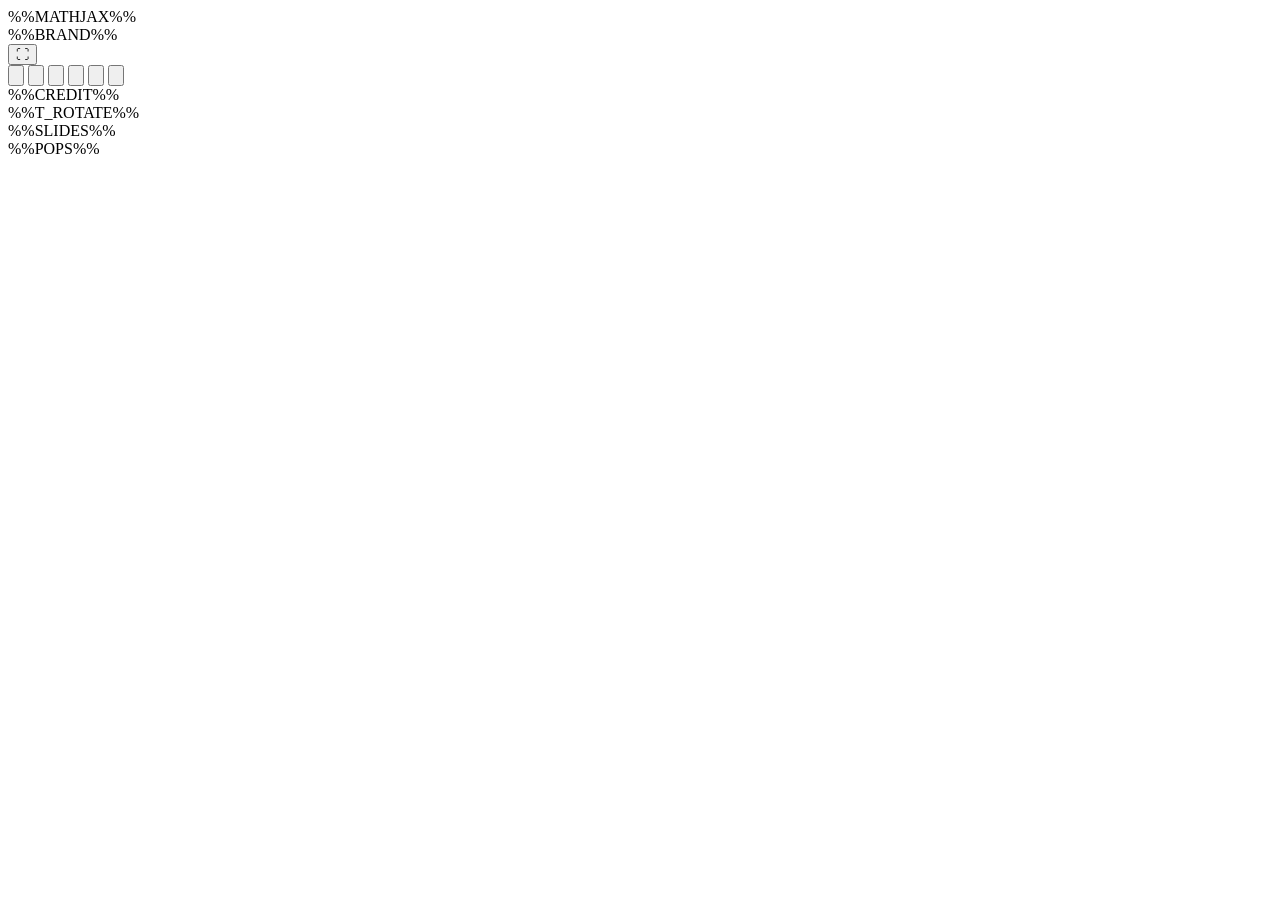
<file: .claude/skills/doc_to_interactive_html/assets/template.html>
<!DOCTYPE html>
<html lang="%%LANG%%">
<head>
<meta charset="utf-8">
<meta name="viewport" content="width=device-width, initial-scale=1, viewport-fit=cover">
<title>%%TITLE%%</title>
<link rel="preconnect" href="https://fonts.googleapis.com">
<link rel="stylesheet" href="https://fonts.googleapis.com/css2?family=Archivo:wght@400;600;700;800&family=STIX+Two+Text:ital,wght@0,400;0,600;0,700;1,400&display=swap">
<style>
%%CSS%%
</style>
<script>
%%MATHJAX_CFG%%
</script>
%%MATHJAX%%
</head>
<body>
<div id="escenario">
  <header class="barra">
    <span class="marca">%%BRAND%%</span>
    <nav class="menu" aria-label="%%T_SECTIONS%%" id="menu"></nav>
    <button class="btn-fs" id="btn-fs" aria-label="%%T_FULLSCREEN%%" title="%%T_FULLSCREEN%% (F)">⛶</button>
  </header>
  <button class="flecha izq" id="btn-ant" aria-label="%%T_PREV_SLIDE%%" title="%%T_PREV_SLIDE%% (←)"><svg viewBox="0 0 24 24" aria-hidden="true"><path d="M15 5l-7 7 7 7"></path></svg></button>
  <button class="flecha der" id="btn-sig" aria-label="%%T_NEXT_SLIDE%%" title="%%T_NEXT_SLIDE%% (→)"><svg viewBox="0 0 24 24" aria-hidden="true"><path d="M9 5l7 7-7 7"></path></svg></button>
  <button class="flecha izq vert arr" aria-label="%%T_PREV_STEP_LONG%%" title="%%T_PREV_STEP%% (↑)"><svg viewBox="0 0 24 24" aria-hidden="true"><path d="M5 15l7-7 7 7"></path></svg></button>
  <button class="flecha izq vert aba" aria-label="%%T_NEXT_STEP_LONG%%" title="%%T_NEXT_STEP%% (↓)"><svg viewBox="0 0 24 24" aria-hidden="true"><path d="M5 9l7 7 7-7"></path></svg></button>
  <button class="flecha der vert arr" aria-label="%%T_PREV_STEP_LONG%%" title="%%T_PREV_STEP%% (↑)"><svg viewBox="0 0 24 24" aria-hidden="true"><path d="M5 15l7-7 7 7"></path></svg></button>
  <button class="flecha der vert aba" aria-label="%%T_NEXT_STEP_LONG%%" title="%%T_NEXT_STEP%% (↓)"><svg viewBox="0 0 24 24" aria-hidden="true"><path d="M5 9l7 7 7-7"></path></svg></button>
  <div class="pie" id="contador" aria-live="polite"></div>
  <div class="recta" id="recta" aria-hidden="true"><div class="lleno" id="recta-lleno"></div></div>
%%CREDIT%%
  <div class="giro">%%T_ROTATE%%</div>
  <div id="lienzo">
%%SLIDES%%
  </div>
%%POPS%%
</div>
<script>
%%JS%%
</script>
</body>
</html>
</file>
